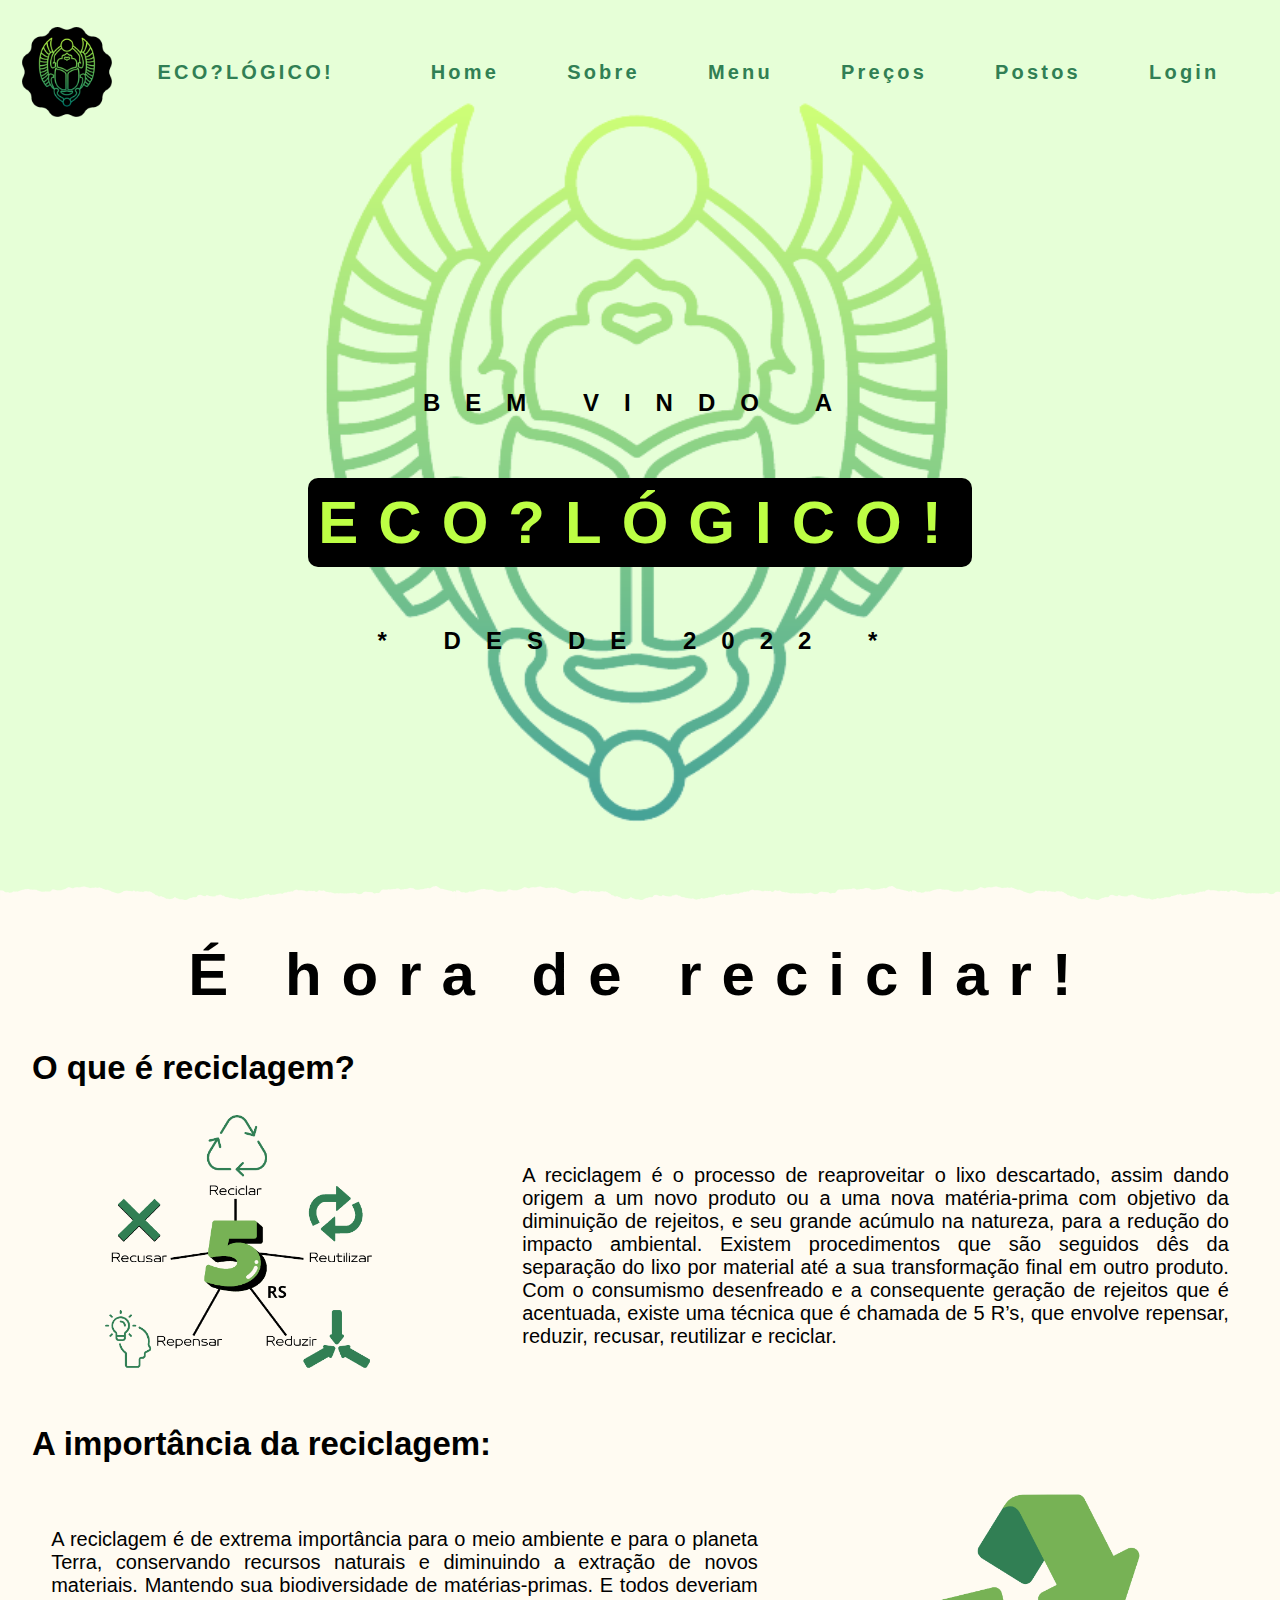
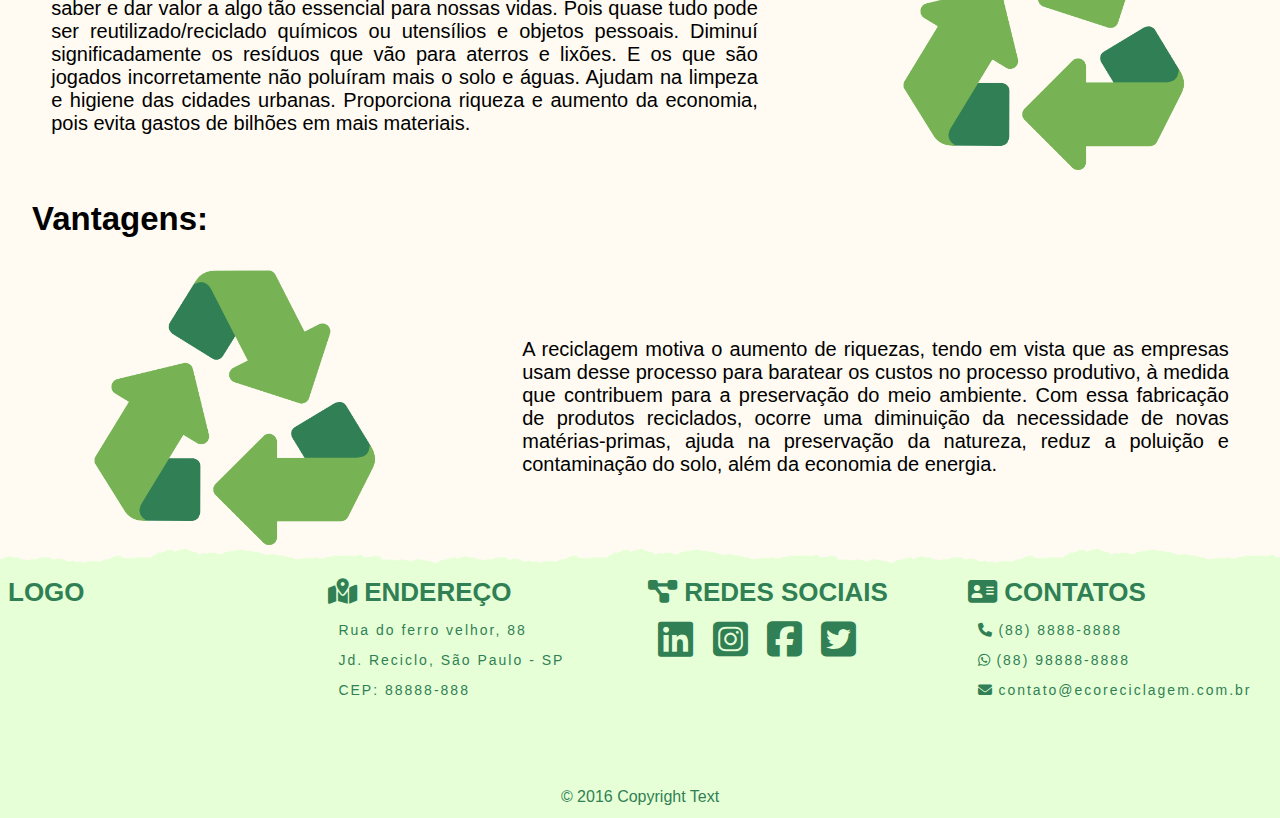
<file: index.html>
<!DOCTYPE html>
<html lang="pt-BR">
<head>
	<meta charset="UTF-8">
	<meta http-equiv="X-UA-Compatible" content="IE=edge">
	<meta name="viewport" content="width=device-width, initial-scale=1.0">
	<title>ECO?LÓGICO!</title>
	<link rel="stylesheet" href="css/style.css">
	
	<!-- Font Awesome -->
    <link href="https://cdnjs.cloudflare.com/ajax/libs/font-awesome/6.2.0/css/all.min.css" rel="stylesheet">
	
</head>
<body>

<!-- INI NAV -->
	<div class="nav-menu-banner-index">
		<div class="menu-banner sob-img-nav">
			<div class="menu-list">
				<div class="logo-link">
					<img class="img-link" src="img/logo.png" alt="Image">
					<a href="#" class="menu-item logo">ECO?LÓGICO!</a>
				</div>
				<div class="menu-link">
					<a href="index.html" class="menu-item home">Home</a>
					<a href="sobre.html" class="menu-item sobre">Sobre</a>
						<div class="menu-item-dropdown menu">
							<a href="#" class="menu-item menu">Menu</a>
							<div class="item-dropdown menu">
								<a href="reciclagem.html" class="drop-item reciclagem">Reciclagem</a>
								<a href="#" class="drop-item metal">Metal</a>
								<a href="#" class="drop-item papel">Papel</a>
								<a href="#" class="drop-item plastico">Plástico</a>
								<a href="#" class="drop-item vidro">Vidro</a>
								<a href="#" class="drop-item organico">Orgânico</a>
								<a href="#" class="drop-item comum">Comum</a>
							</div>
						</div>
					<a href="preco.html" class="menu-item precos">Preços</a>
					<a href="postos.html" class="menu-item postos">Postos</a>
						<div class="menu-item-dropdown login">
							<a href="#" class="menu-item Login">Login</a>
							<div class="item-dropdown login">
								<a href="login.html" class="drop-item acesso">Acesso</a>
								<a href="cadastro.html" class="drop-item cadastro">Cadastro</a>
							</div>
						</div>
				</div>
			</div>
			<div class="txt-banner-index">
				<h2 class="txt-l1">BEM VINDO A</h2>
				<h1 class="txt-l2">ECO?LÓGICO!</h1>
				<h2 class="txt-l3">* DESDE 2022 *</h2>
			</div>
		</div>
		<img class="img-nav" src="img/nav-1.png" alt="Image">
	</div>
<!-- FIM NAV -->

<!-- INI SECTION -->
	<!-- HOME INI -->
	<div class="cont-section home">
		
		<div class="title-sob">
			<h1 class="txt-title reciclagem">É hora de reciclar!</h1>
		</div>

		<div class="cont-grp">
			<div class="sub-title">
				<h2 class="sub-title-txt">O que é reciclagem?</h2>
			</div>
			<div class="cont-grp-img-txt">
				<div class="cont-img">
					<img class="img" src="img/5rs.png" alt="Image">
				</div>
				<div class="txt-rec oqr">
					<p>
						A reciclagem é o processo de reaproveitar o lixo descartado, assim dando origem a um novo produto ou a uma nova matéria-prima com objetivo da diminuição de rejeitos, e seu grande acúmulo na natureza, para a redução do impacto ambiental. Existem procedimentos que são seguidos dês da separação do lixo por material até a sua transformação final em outro produto.
						Com o consumismo desenfreado e a consequente geração de rejeitos que é acentuada, existe uma técnica que é chamada de 5 R’s, que envolve repensar, reduzir, recusar, reutilizar e reciclar.
					</p>
				</div>
			</div>
		</div>

		<div class="cont-grp">
			<div class="sub-title">
				<h2 class="sub-title-txt">A importância da reciclagem:</h2>
			</div>
			<div class="cont-grp-img-txt">
				<div class="txt-rec oqr">
					<p>
						A reciclagem é de extrema importância para o meio ambiente e para o planeta Terra, conservando recursos naturais e diminuindo a extração de novos materiais.
						Mantendo sua biodiversidade de matérias-primas. 

						E todos deveriam saber e dar valor a algo tão essencial para nossas vidas.

						Pois quase tudo pode ser reutilizado/reciclado químicos ou utensílios e objetos pessoais.
						Diminuí significadamente os resíduos que vão para aterros e lixões. 
						E os que são jogados incorretamente não poluíram mais o solo e águas.
						Ajudam na limpeza e higiene das cidades urbanas.
						Proporciona riqueza e aumento da economia, pois evita gastos de bilhões em mais materiais.
					</p>
				</div>
				<div class="cont-img">
					<img class="img" src="img/recicla_verde.png" alt="Image">
				</div>
			</div>
		</div>

		<div class="cont-grp">
			<div class="sub-title">
				<h2 class="sub-title-txt">Vantagens:</h2>
			</div>
			<div class="cont-grp-img-txt">
				<div class="cont-img">
					<img class="img" src="img/recicla_verde.png" alt="Image">
				</div>
				<div class="txt-rec oqr">
					<p>
						A reciclagem motiva o aumento de riquezas, tendo em vista que as empresas usam desse processo para baratear os custos no processo produtivo, à medida que contribuem para a preservação do meio ambiente. Com essa fabricação de produtos reciclados, ocorre uma diminuição da necessidade de novas matérias-primas, ajuda na preservação da natureza, reduz a poluição e contaminação do solo, além da economia de energia.
					</p>
				</div>
			</div>
		</div>

	</div>
	<!-- HOME Fim-->
<!-- FIM SECTION -->

<!-- INI FOOTER -->
	<div class="footer-banner">
		<div class ="ftr-bnr-inf sob-img-footer">
			<div class="ftr-inf">
				<div class="list-inf logo">
					<h4 class="inf-title end">logo</h4>
				</div>
				<div class="list-inf end">
					<h4 class="inf-title end">
						<i class="fa-solid fa-map-location-dot"></i>
						endereço
					</h4>
					<div class="inf-txt end">
						<p>Rua do ferro velhor, 88</p>
						<p>Jd. Reciclo, São Paulo - SP</p>
						<p>CEP: 88888-888</p>
					</div>
				</div>
				<div class="list-inf red">
					<h4 class="inf-title red">
						<i class="fa-solid fa-diagram-project"></i>
						redes sociais
					</h4>
					<div class="inf-txt red">
						<a href="index.html" class="link-red lkd"><i class="fa-brands fa-linkedin inf-ico"></i></a>
						<a href="index.html" class="link-red itg"><i class="fa-brands fa-square-instagram inf-ico"></i></a>
						<a href="index.html" class="link-red fcb"><i class="fa-brands fa-square-facebook inf-ico"></i></a>
						<a href="index.html" class="link-red twt"><i class="fa-brands fa-square-twitter inf-ico"></i></a>
					</div>
				</div>
				<div class="list-inf con">
					<h4 class="inf-title con">
						<i class="fa-solid fa-address-card"></i>
						contatos
					</h4>
					<div class="inf-txt con">
						<p class="con-txt"><i class="fa-solid fa-phone inf-ico"></i>(88) 8888-8888</p>
						<p class="con-txt"><i class="fa-brands fa-whatsapp inf-ico"></i>(88) 98888-8888</p>
						<p class="con-txt"><i class="fa-solid fa-envelope inf-ico"></i>contato@ecoreciclagem.com.br</p>
					</div>
				</div>
			</div>
			<div class="footer-corp">
				<p class="corp-txt">© 2016 Copyright Text </p>
			</div>
		</div>
	</div>
<!-- FIM FOOTER -->

</body>
</html>
</file>
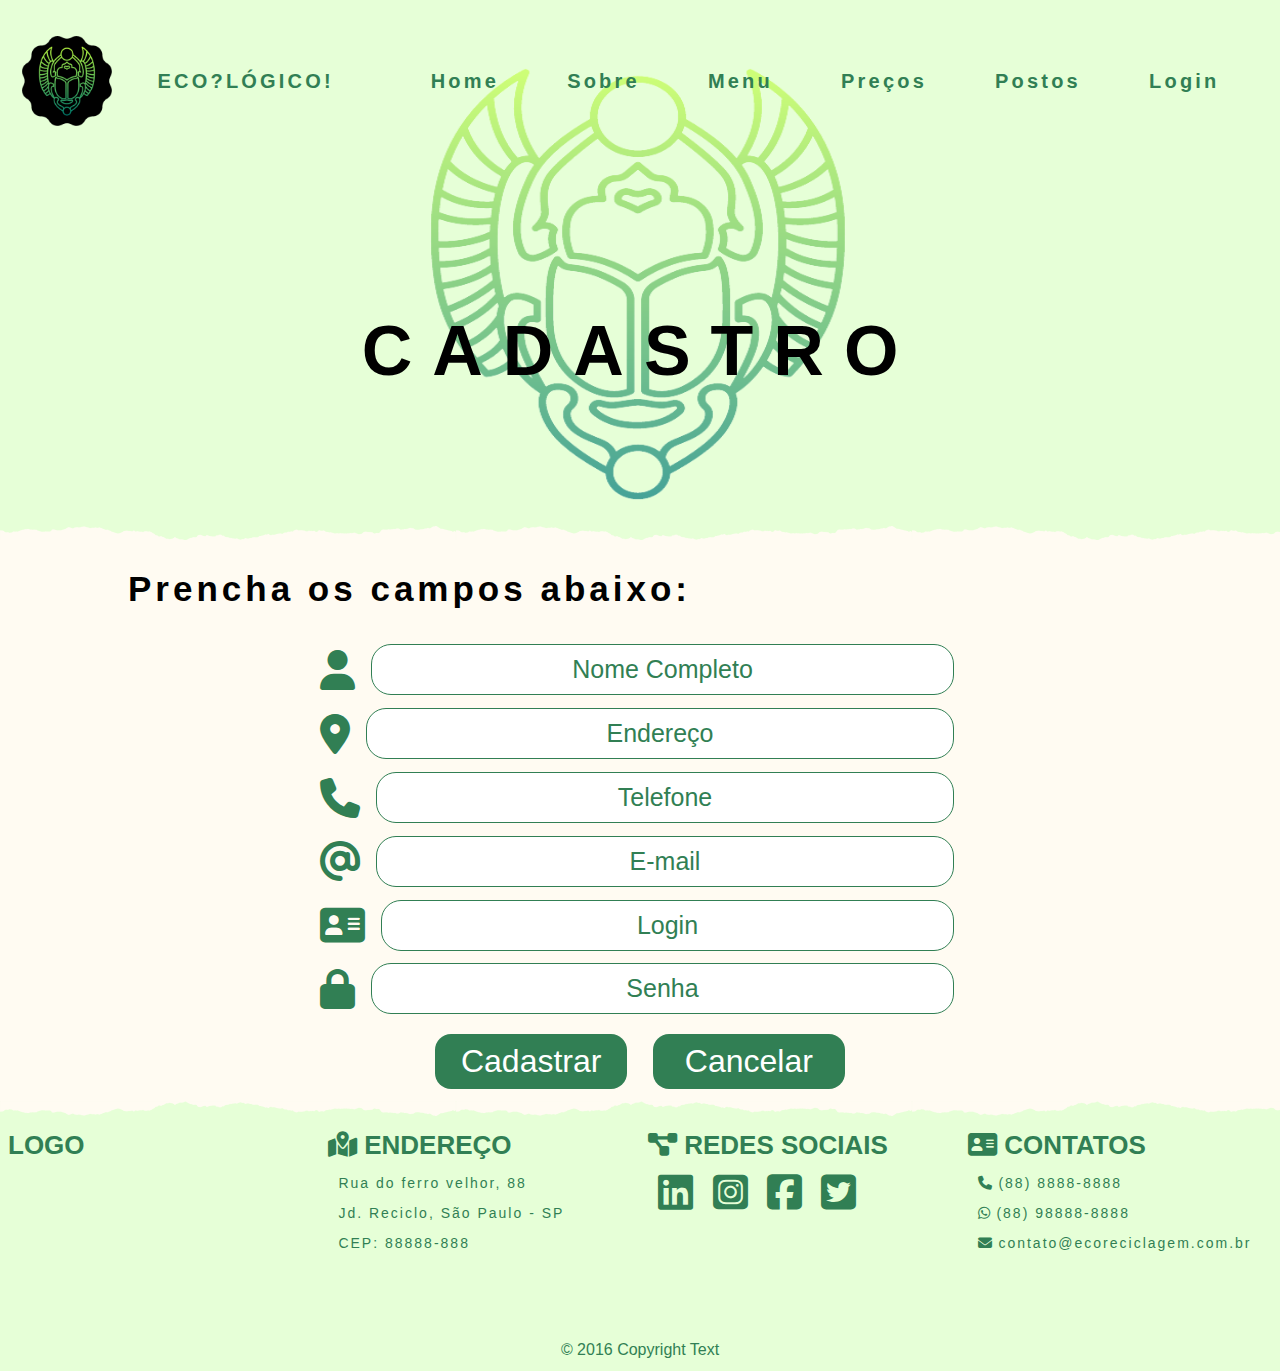
<file: cadastro.html>
<!DOCTYPE html>
<html lang="pt-BR">
<head>
	<meta charset="UTF-8">
	<meta http-equiv="X-UA-Compatible" content="IE=edge">
	<meta name="viewport" content="width=device-width, initial-scale=1.0">
	<title>Eco Reciclagem</title>
	<link rel="stylesheet" href="css/cadastro.css">
	
	<!-- Font Awesome -->
    <link href="https://cdnjs.cloudflare.com/ajax/libs/font-awesome/6.2.0/css/all.min.css" rel="stylesheet">
	
</head>
<body>

<!-- INI NAV -->
	<div class="nav-menu-banner-index">
		<div class="menu-banner sob-img-nav">
			<div class="menu-list">
				<div class="logo-link">
					<img class="img-link" src="img/logo.png" alt="Image">
					<a href="#" class="menu-item logo">ECO?LÓGICO!</a>
				</div>
				<div class="menu-link">
					<a href="index.html" class="menu-item home">Home</a>
					<a href="sobre.html" class="menu-item sobre">Sobre</a>
						<div class="menu-item-dropdown menu">
							<a href="#" class="menu-item menu">Menu</a>
							<div class="item-dropdown menu">
								<a href="reciclagem.html" class="drop-item reciclagem">Reciclagem</a>
								<a href="reciclagem.html#rec-metal" class="drop-item metal">Metal</a>
								<a href="reciclagem.html#rec-papel" class="drop-item papel">Papel</a>
								<a href="reciclagem.html#rec-plastico" class="drop-item plastico">Plástico</a>
								<a href="reciclagem.html#rec-vidro" class="drop-item vidro">Vidro</a>
								<a href="reciclagem.html#rec-organico" class="drop-item organico">Orgânico</a>
								<a href="reciclagem.html#rec-comun" class="drop-item comum">Comum</a>
							</div>
						</div>
					<a href="preco.html" class="menu-item precos">Preços</a>
					<a href="postos.html" class="menu-item postos">Postos</a>
						<div class="menu-item-dropdown login">
							<a href="#" class="menu-item Login">Login</a>
							<div class="item-dropdown login">
								<a href="login.html" class="drop-item acesso">Acesso</a>
								<a href="cadastro.html" class="drop-item cadastro">Cadastro</a>
							</div>
						</div>
				</div>
			</div>
			<div class="txt-banner-index">
				<h1 class="txt-l2">CADASTRO</h1>
			</div>
		</div>
		<img class="img-nav" src="img/nav-1.png" alt="Image">
	</div>
<!-- FIM NAV -->

<!-- INI SECTION -->
	<!-- CADASTRO INI -->
	<div class="cont-section cad">
		<div class="frm-cad cad">
			<h2 class="frm-txt cad">Prencha os campos abaixo:</h2>
			<div class="frm-fields-cad cad">
				<div class="fild-ico-txt cad">
					<i class="fa-solid fa-user inf-ico-cad usr"></i>
					<input class="fld-txt name" type="text" name="input" value="Nome Completo" onfocus="this.value='';">
				</div>
				<div class="fild-ico-txt end">
					<i class="fa-solid fa-location-dot inf-ico-cad end"></i>
					<input class="fld-txt end" type="text" name="input" value="Endereço" onfocus="this.value='';">
                </div>
				<div class="fild-ico-txt tel">
					<i class="fa-solid fa-phone inf-ico-cad tel"></i>
					<input class="fld-txt tel" type="text" name="input" value="Telefone" onfocus="this.value='';">
                </div>
				<div class="fild-ico-txt mail">				
					<i class="fa-solid fa-at inf-ico-cad mail"></i>
					<input class="fld-txt mail" type="text" name="input" value="E-mail" onfocus="this.value='';">
                </div>
				<div class="fild-ico-txt lgn">
					<i class="fa-solid fa-address-card inf-ico-cad lgn"></i>
					<input class="fld-txt lgn" type="text" name="input" value="Login" onfocus="this.value='';">
                </div>
				<div class="fild-ico-txt pwd">	
					<i class="fa-solid fa-lock inf-ico-cad pwd"></i>
					<input class="fld-txt pwd" type="text" name="input" value="Senha" onfocus="this.value=''; this.type='password';">
				</div>
			</div>
				<div class="frm-btn acesso">
					<input class="btn cdt" type="button" onclick="location.href='#';" value="Cadastrar">
					<input class="btn ccl" type="button" onclick="location.href='index.html';" value="Cancelar">
				</div>
		</div>
	</div>
	<!-- CADASTRO Fim-->
<!-- FIM SECTION -->

<!-- INI FOOTER -->
	<div class="footer-banner">
		<div class ="ftr-bnr-inf sob-img-footer">
			<div class="ftr-inf">
				<div class="list-inf logo">
					<h4 class="inf-title end">logo</h4>
				</div>
				<div class="list-inf end">
					<h4 class="inf-title end">
						<i class="fa-solid fa-map-location-dot"></i>
						endereço
					</h4>
					<div class="inf-txt end">
						<p>Rua do ferro velhor, 88</p>
						<p>Jd. Reciclo, São Paulo - SP</p>
						<p>CEP: 88888-888</p>
					</div>
				</div>
				<div class="list-inf red">
					<h4 class="inf-title red">
						<i class="fa-solid fa-diagram-project"></i>
						redes sociais
					</h4>
					<div class="inf-txt red">
						<a href="index.html" class="link-red lkd"><i class="fa-brands fa-linkedin inf-ico"></i></a>
						<a href="index.html" class="link-red itg"><i class="fa-brands fa-square-instagram inf-ico"></i></a>
						<a href="index.html" class="link-red fcb"><i class="fa-brands fa-square-facebook inf-ico"></i></a>
						<a href="index.html" class="link-red twt"><i class="fa-brands fa-square-twitter inf-ico"></i></a>
					</div>
				</div>
				<div class="list-inf con">
					<h4 class="inf-title con">
						<i class="fa-solid fa-address-card"></i>
						contatos
					</h4>
					<div class="inf-txt con">
						<p class="con-txt"><i class="fa-solid fa-phone inf-ico"></i>(88) 8888-8888</p>
						<p class="con-txt"><i class="fa-brands fa-whatsapp inf-ico"></i>(88) 98888-8888</p>
						<p class="con-txt"><i class="fa-solid fa-envelope inf-ico"></i>contato@ecoreciclagem.com.br</p>
					</div>
				</div>
			</div>
			<div class="footer-corp">
				<p class="corp-txt">© 2016 Copyright Text </p>
			</div>
		</div>
	</div>
<!-- FIM FOOTER -->

</body>
</html>
</file>
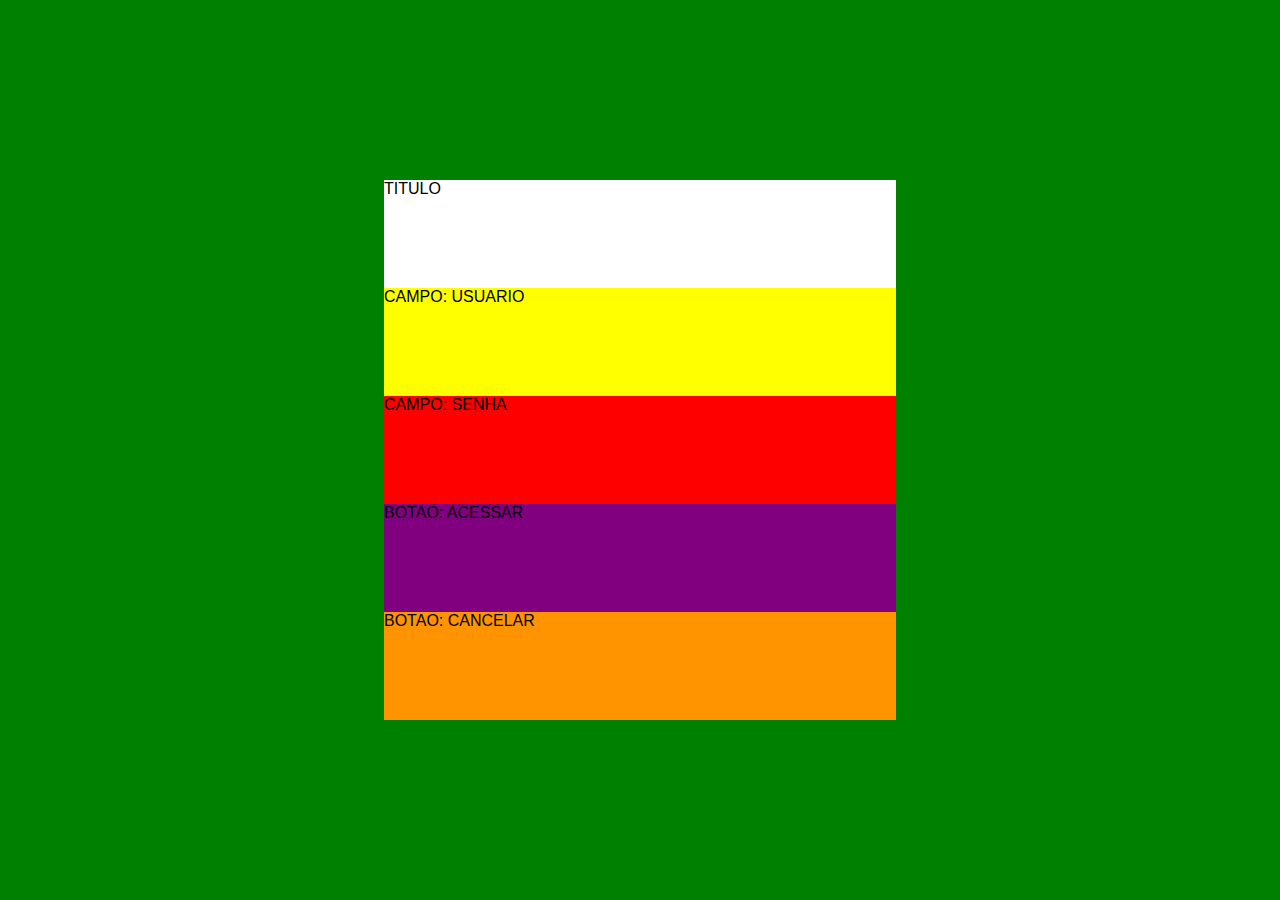
<file: layout_login.html>
<!DOCTYPE html>
<html lang="pt-BR">
<head>
	<meta charset="UTF-8">
	<meta http-equiv="X-UA-Compatible" content="IE=edge">
	<meta name="viewport" content="width=device-width, initial-scale=1.0">
	<title>Eco Reciclagem</title>
	<link rel="stylesheet" href="css/layout_login.css">
	
	<!-- Font Awesome -->
    <link href="https://cdnjs.cloudflare.com/ajax/libs/font-awesome/6.2.0/css/all.min.css" rel="stylesheet">
	
</head>
<body>
<!-- INI FORM -->
	<div class="login">
		<div class="frm-login">
			<div class="frm-title">
				TITULO
			</div>
			<div class="frm-fld acesso">
				<div class="fld-usu">
					CAMPO: USUARIO
				</div>
				<div class="fld-pwd">
					CAMPO: SENHA
				</div>
			</div>
			<div class="frm-btn acesso">
				<div class="btn-cfm">
					BOTAO: ACESSAR
				</div>
				<div class="btn-ccl">
					BOTAO: CANCELAR
				</div>
			</div>
		</div>
		<img class="img-login" src="img/login-1.png" alt="Image">
	</div>
<!-- FIM FORM -->
</body>
</html>
</file>
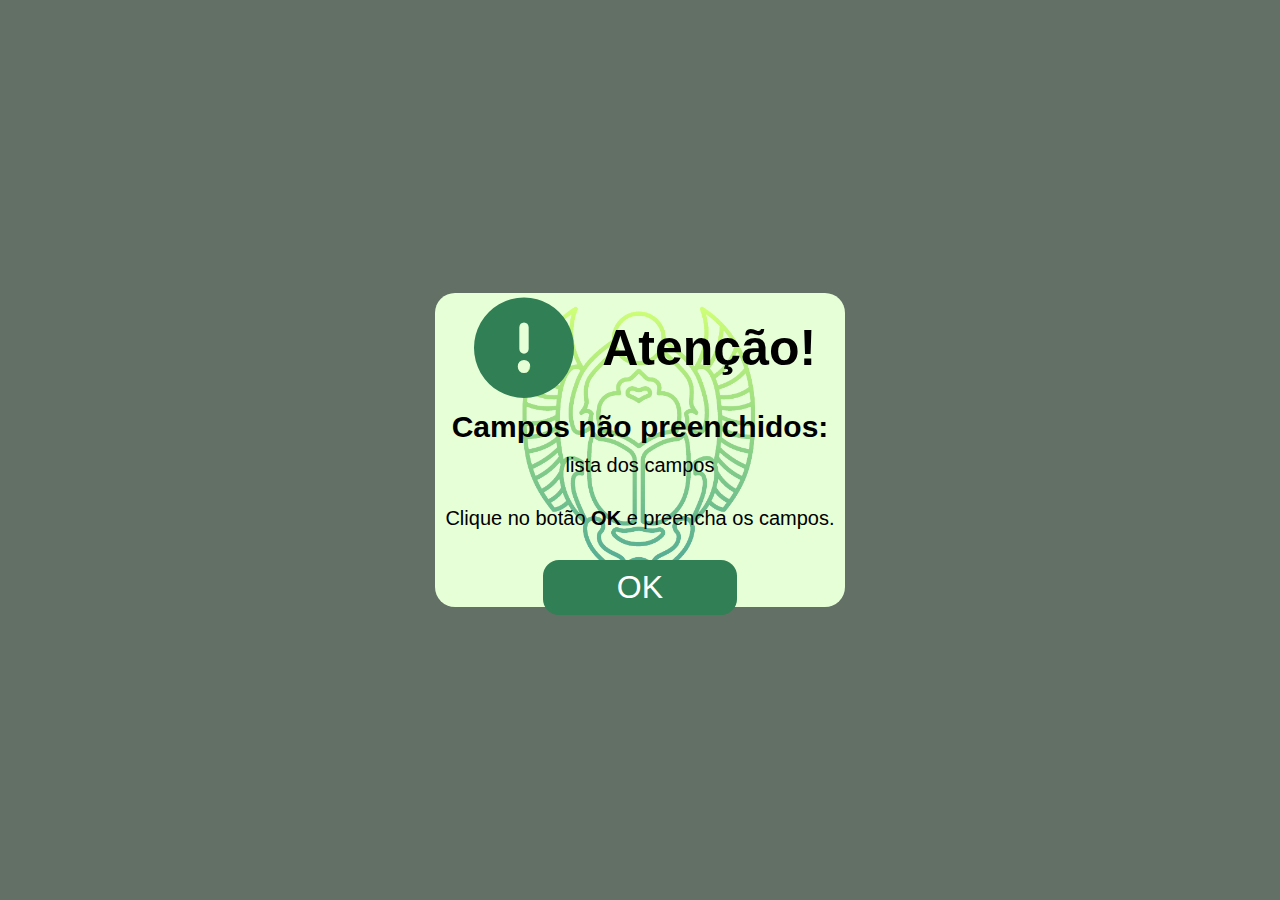
<file: mdl_alert.html>
<!DOCTYPE html>
<html lang="pt-BR">
<head>
	<meta charset="UTF-8">
	<meta http-equiv="X-UA-Compatible" content="IE=edge">
	<meta name="viewport" content="width=device-width, initial-scale=1.0">
	<title>Eco Reciclagem</title>
	<link rel="stylesheet" href="css/mdl_alert.css">
	
	<!-- Font Awesome -->
    <link href="https://cdnjs.cloudflare.com/ajax/libs/font-awesome/6.2.0/css/all.min.css" rel="stylesheet">
	
</head>
<body>
<!-- ALERT INI-->
<div class="alert-body">
	<div class="alert-grp">
		<div class="alert-ico-ttl-txt">
			<div class="alert-ico-txt">
				<div class="alert-ttl-grp">
					<i class="fa-solid fa-circle-exclamation alert-ttl-ico"></i>
					<h1 class="alert-ttl-txt">Atenção!</h1>
				</div>
				<div class="alert-txt-grp">
					<p class="alert-txt ln1">Campos não preenchidos:</p>
					<p class="alert-txt ln2">lista dos campos</p>
					<p class="alert-txt ln3">Clique no botão <b>OK</b> e preencha os campos.</p>
				</div>
			</div>
			<div class="alert-btn-grp">
				<button class="alert-btn ok" type="button" onclick="">OK</button>
			</div>
		</div>
		<img class="alert-img" src="img/alert-1.png" alt="Image">
	</div>
</div>
<!-- ALERT FIM-->
</body>
</html>
</file>
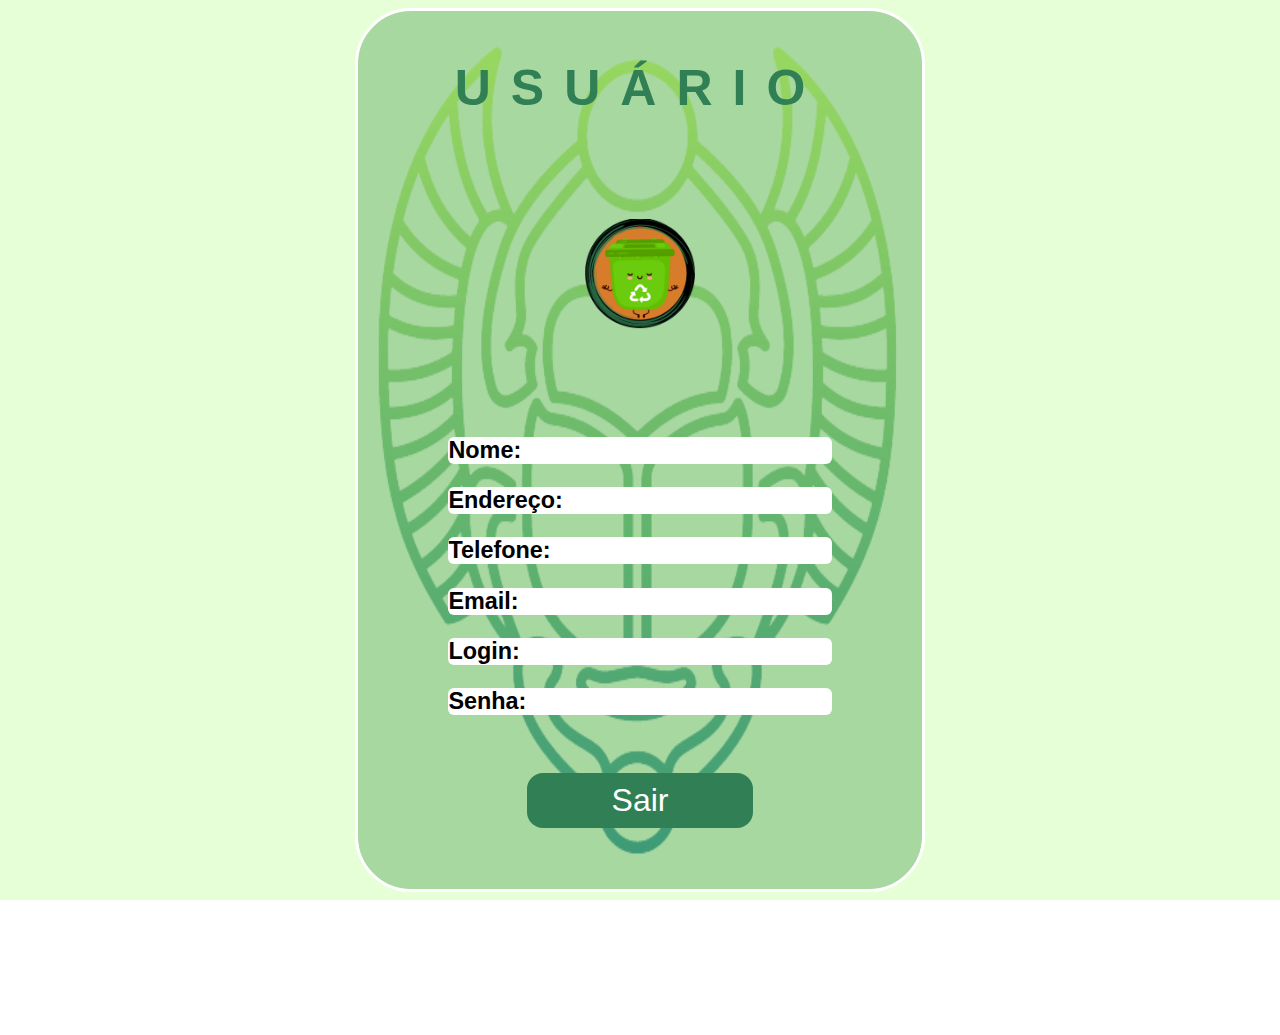
<file: membro.html>
<!DOCTYPE html>
<html>
<head>
	<meta charset="UTF-8">
	<title>Eco?Lógico!</title>
	<link rel="stylesheet" href="css/membro.css">
	
	<!-- Font Awesome -->
    <link href="https://cdnjs.cloudflare.com/ajax/libs/font-awesome/6.2.0/css/all.min.css" rel="stylesheet">
	
</head>
<body>
<!-- INI BACKGROUND -->
	<div class="membro">
		<img class="img-login" src="img/login-1.png" alt="Image">
		<div class="frm-bgd sob-img-up sob-img-down">

			<div class="frm-login">
				<div class="frm-title">
					<h1 class="txt-title">USUÁRIO</h1>
				</div>
				<div class="frm-fld acesso">
						<img class="img-user" src="img/ico_user2.png" alt="Image">
				</div>
				<div class="txt-grp">
					<div class="txt-type">
						<h3 class="name">Nome:</h3>
					</div>
					<div class="txt-type">
						<h3 class="endereco">Endereço:</h3>
					</div>
					<div class="txt-type">
						<h3 class="telefone">Telefone:</h3>
					</div>
					<div class="txt-type">
						<h3 class="email">Email:</h3>
					</div>
					<div class="txt-type">
						<h3 class="login">Login:</h3>
					</div>
					<div class="txt-type">
						<h3 class="senha">Senha:</h3>
					</div>
				</div>
				<div class="frm-btn acesso">
					<input class="btn ccl" type="button" onclick="location.href='index.html';" value="Sair">
				</div>
			</div>
		</div>
	</div>
	</div>
</body>
</html>
</file>
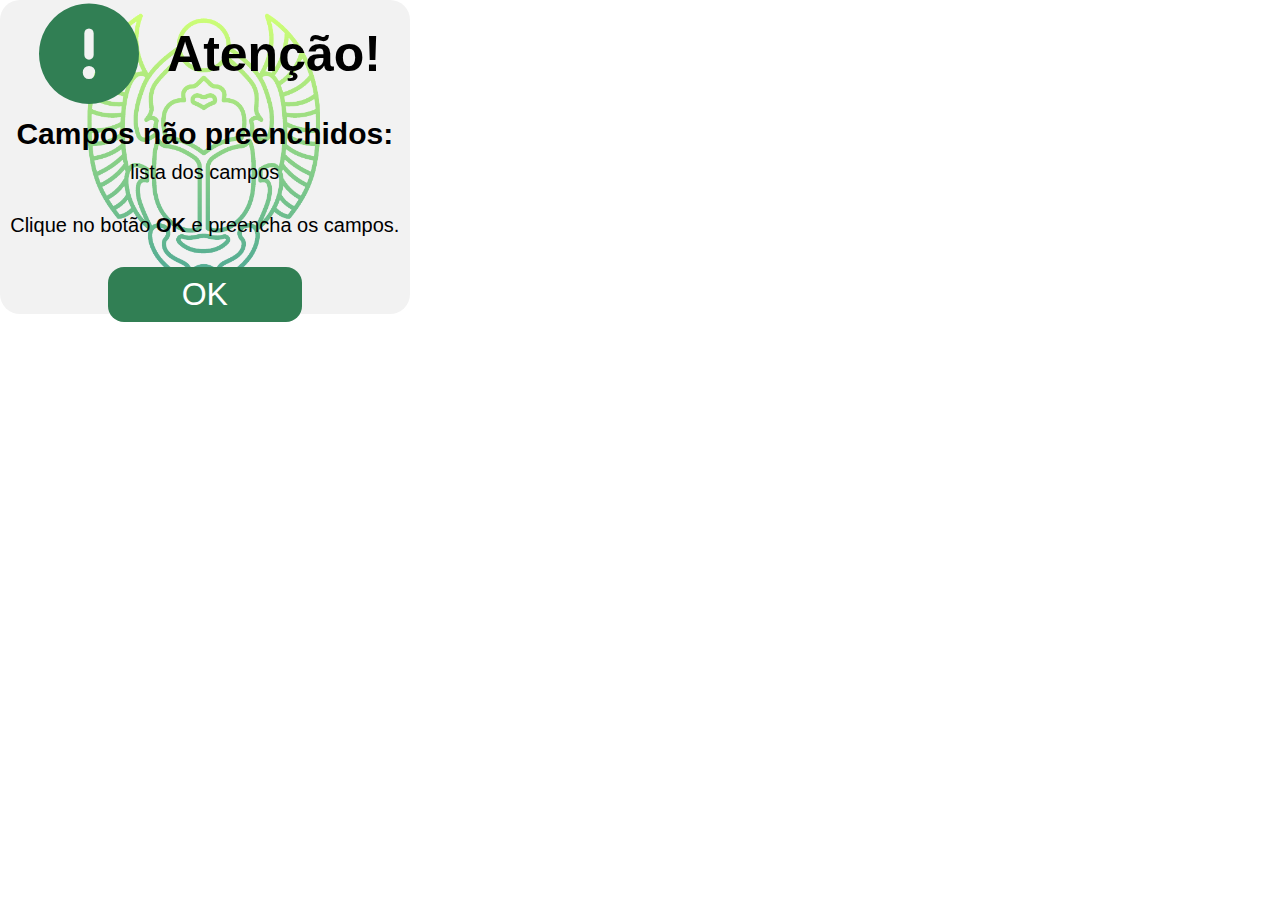
<file: popup.html>
<!DOCTYPE html>
<html lang="pt-BR">
<head>
	<meta charset="UTF-8">
	<meta http-equiv="X-UA-Compatible" content="IE=edge">
	<meta name="viewport" content="width=device-width, initial-scale=1.0">
	<title>Eco Reciclagem</title>
	<link rel="stylesheet" href="css/popup.css">
	
	<!-- Font Awesome -->
    <link href="https://cdnjs.cloudflare.com/ajax/libs/font-awesome/6.2.0/css/all.min.css" rel="stylesheet">
	
</head>
<body>
<!-- POPUP ALERT CADASTRASTRO INI-->
	<div class="alert-cad">
		<div class="alert-grp">
			<div class="alert-ico-txt">
				<div class="alert-ttl-grp">
					<i class="fa-solid fa-circle-exclamation alert-ttl-ico"></i>
					<h1 class="alert-ttl-txt">Atenção!</h1>
				</div>
				<div class="alert-txt-grp">
					<p class="alert-txt ln1">Campos não preenchidos:</p>
					<p class="alert-txt ln2">lista dos campos</p>
					<p class="alert-txt ln3">Clique no botão <b>OK</b> e preencha os campos.</p>
				</div>
			</div>
			<div class="alert-btn-grp">
				<button class="alert-btn ok" type="button" onclick="">OK</button>
			</div>
		</div>
		<img class="alert-img" src="img/alert-1.png" alt="Image">
	</div>
<!-- POPUP ALERT CADASTRASTRO FIM-->
</body>
</html>
</file>
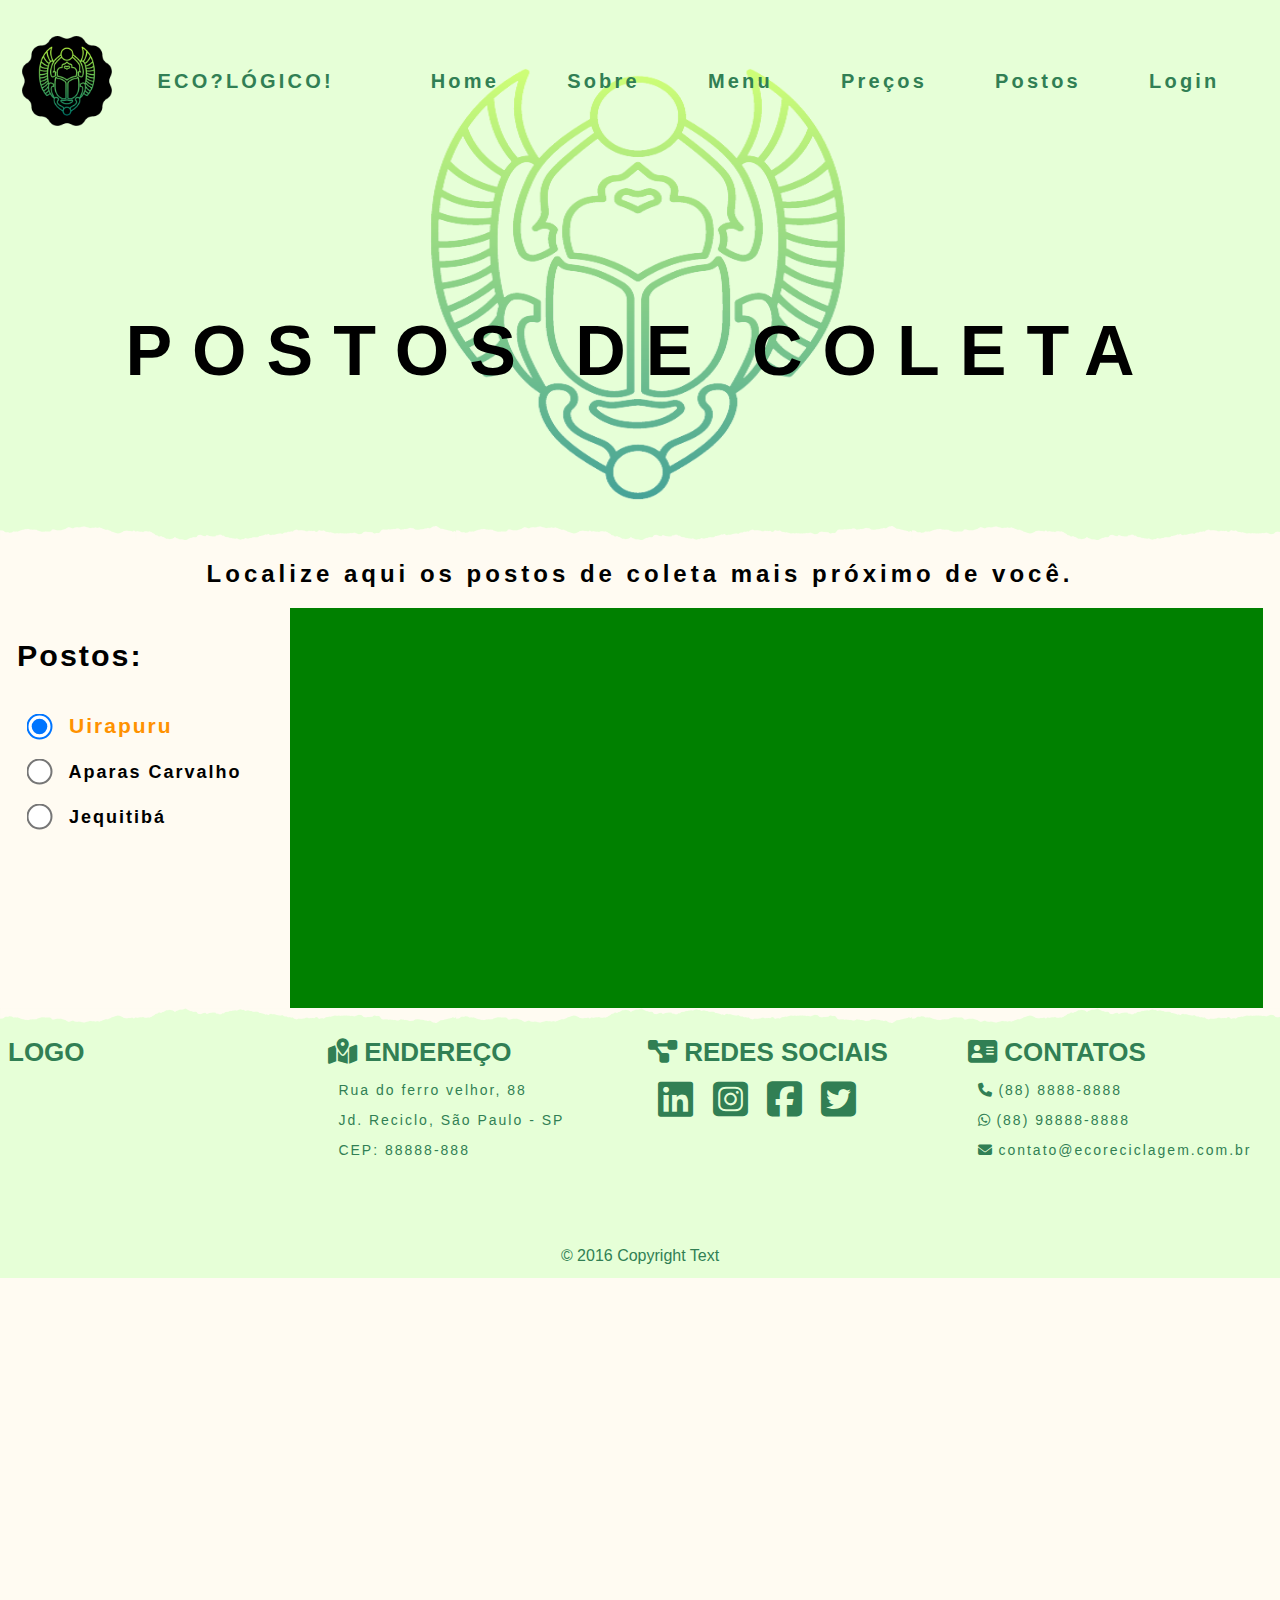
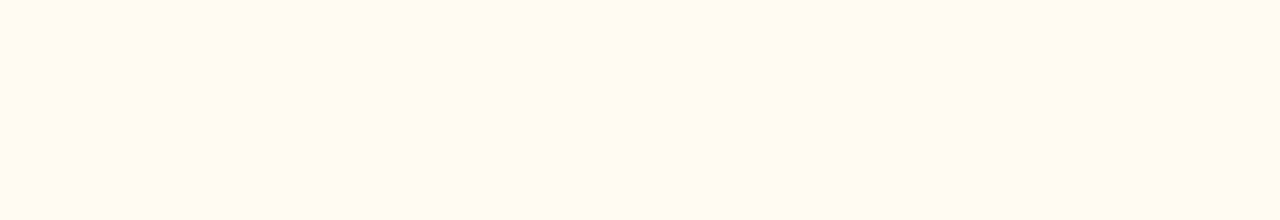
<file: postos.html>
<!DOCTYPE html>
<html lang="pt-BR">
<head>
	<meta charset="UTF-8">
	<meta http-equiv="X-UA-Compatible" content="IE=edge">
	<meta name="viewport" content="width=device-width, initial-scale=1.0">
	<title>Eco Reciclagem</title>
	<link rel="stylesheet" href="css/postos.css">
	<script type="text/javascript" src="js/script.js"></script>
	<!-- Font Awesome -->
    <link rel="stylesheet" href="https://cdnjs.cloudflare.com/ajax/libs/font-awesome/6.2.0/css/all.min.css">

    <!-- SITE OBTER SCRIPT GOOGLEMAP: https://1map.com/pt/map-embed -->
	
</head>
<body>

<!-- INI NAV -->
	<div class="nav-menu-banner-index">
		<div class="menu-banner sob-img-nav">
			<div class="menu-list">
				<div class="logo-link">
					<img class="img-link" src="img/logo.png" alt="Image">
					<a href="#" class="menu-item logo">ECO?LÓGICO!</a>
				</div>
				<div class="menu-link">
					<a href="index.html" class="menu-item home">Home</a>
					<a href="sobre.html" class="menu-item sobre">Sobre</a>
						<div class="menu-item-dropdown menu">
							<a href="#" class="menu-item menu">Menu</a>
							<div class="item-dropdown menu">
								<a href="reciclagem.html" class="drop-item reciclagem">Reciclagem</a>
								<a href="reciclagem.html#rec-metal" class="drop-item metal">Metal</a>
								<a href="reciclagem.html#rec-papel" class="drop-item papel">Papel</a>
								<a href="reciclagem.html#rec-plastico" class="drop-item plastico">Plástico</a>
								<a href="reciclagem.html#rec-vidro" class="drop-item vidro">Vidro</a>
								<a href="reciclagem.html#rec-organico" class="drop-item organico">Orgânico</a>
								<a href="reciclagem.html#rec-comun" class="drop-item comum">Comum</a>
							</div>
						</div>
					<a href="preco.html" class="menu-item precos">Preços</a>
					<a href="postos.html" class="menu-item postos">Postos</a>
						<div class="menu-item-dropdown login">
							<a href="#" class="menu-item Login">Login</a>
							<div class="item-dropdown login">
								<a href="login.html" class="drop-item acesso">Acesso</a>
								<a href="cadastro.html" class="drop-item cadastro">Cadastro</a>
							</div>
						</div>
				</div>
			</div>
			<div class="txt-banner-index">
				<h1 class="txt-l2">POSTOS DE COLETA</h1>
			</div>
		</div>
		<img class="img-nav" src="img/nav-1.png" alt="Image">
	</div>
<!-- FIM NAV -->

<!-- INI SECTION -->
	<!-- POSTOS INI -->
	<div class="cont-section pst">
		<div class="pst-title">
			<h2>Localize aqui os postos de coleta mais próximo de você.</h2>
		</div>

		<div class="pst-lst-map">
			<div class="lst-pst">
				<div class="lst-title">
					<h3>Postos:</h3>
				</div>
				<div class="lst-txt-pst">
					<input type="radio" name="opcao" class="lst-cb uir" id="uir" onchange="mostraMap('mp-uir')" checked>
      				<label for="uir" class="list-lbl uir">Uirapuru</label><br>

					<input type="radio" name="opcao" class="lst-cb apa" id="apa" onchange="mostraMap('mp-apa')">
      				<label for="apa" class="list-lbl apa">Aparas Carvalho</label><br>

      				<input type="radio" name="opcao" class="lst-cb jeq" id="jeq" onchange="mostraMap('mp-jeq')">
      				<label for="jeq" class="list-lbl jeq">Jequitibá</label><br>
				</div>
			</div>
			<div class="pst-map">
			<!--Uirapuru-->
				<iframe class="map-pst uir" id="mp-uir" src="https://www.google.com/maps/embed?pb=!1m18!1m12!1m3!1d3656.0937503141317!2d-46.792660685041966!3d-23.600970484663172!2m3!1f0!2f0!3f0!3m2!1i1024!2i768!4f13.1!3m3!1m2!1s0x94ce5501c461b287%3A0x1421a9f458550015!2sETEC%20Uirapuru!5e0!3m2!1spt-BR!2sbr!4v1664132490074!5m2!1spt-BR!2sbr" width="100%" height="100%" style="border:0;" allowfullscreen="" loading="lazy" referrerpolicy="no-referrer-when-downgrade"></iframe>

			<!--Aparas Carvalho<-->
				<iframe class="map-pst apa" id="mp-apa" src="https://www.google.com/maps/embed?pb=!1m18!1m12!1m3!1d3257.3586864224285!2d-46.798710549015226!3d-23.59495089963053!2m3!1f0!2f0!3f0!3m2!1i1024!2i768!4f13.1!3m3!1m2!1s0x94ce55055ee1b485%3A0xf46d9f560250ca0f!2sAparas%20Carvalho!5e0!3m2!1spt-BR!2sbr!4v1664134088206!5m2!1spt-BR!2sbr" width="100%" height="100%" style="border:0;" allowfullscreen="" loading="lazy" referrerpolicy="no-referrer-when-downgrade"></iframe>

			<!--Jequitibá-->
				<iframe class="map-pst jeq"  id="mp-jeq" src="https://www.google.com/maps/embed?pb=!1m18!1m12!1m3!1d3257.0898259917985!2d-46.812855639372586!3d-23.605775777061893!2m3!1f0!2f0!3f0!3m2!1i1024!2i768!4f13.1!3m3!1m2!1s0x94ce552590de2013%3A0x8d8bda490ff06acc!2sParque%20Jequitib%C3%A1!5e0!3m2!1spt-BR!2sbr!4v1664133096619!5m2!1spt-BR!2sbr" width="100%" height="100%" style="border:0;" allowfullscreen="" loading="lazy" referrerpolicy="no-referrer-when-downgrade"></iframe>

			</div>
		</div>
	</div>
	<!-- POSTOS Fim-->
<!-- FIM SECTION -->

<!-- INI FOOTER -->
	<div class="footer-banner">
		<div class ="ftr-bnr-inf sob-img-footer">
			<div class="ftr-inf">
				<div class="list-inf logo">
					<h4 class="inf-title end">logo</h4>
				</div>
				<div class="list-inf end">
					<h4 class="inf-title end">
						<i class="fa-solid fa-map-location-dot"></i>
						endereço
					</h4>
					<div class="inf-txt end">
						<p>Rua do ferro velhor, 88</p>
						<p>Jd. Reciclo, São Paulo - SP</p>
						<p>CEP: 88888-888</p>
					</div>
				</div>
				<div class="list-inf red">
					<h4 class="inf-title red">
						<i class="fa-solid fa-diagram-project"></i>
						redes sociais
					</h4>
					<div class="inf-txt red">
						<a href="index.html" class="link-red lkd"><i class="fa-brands fa-linkedin inf-ico"></i></a>
						<a href="index.html" class="link-red itg"><i class="fa-brands fa-square-instagram inf-ico"></i></a>
						<a href="index.html" class="link-red fcb"><i class="fa-brands fa-square-facebook inf-ico"></i></a>
						<a href="index.html" class="link-red twt"><i class="fa-brands fa-square-twitter inf-ico"></i></a>
					</div>
				</div>
				<div class="list-inf con">
					<h4 class="inf-title con">
						<i class="fa-solid fa-address-card"></i>
						contatos
					</h4>
					<div class="inf-txt con">
						<p class="con-txt"><i class="fa-solid fa-phone inf-ico"></i>(88) 8888-8888</p>
						<p class="con-txt"><i class="fa-brands fa-whatsapp inf-ico"></i>(88) 98888-8888</p>
						<p class="con-txt"><i class="fa-solid fa-envelope inf-ico"></i>contato@ecoreciclagem.com.br</p>
					</div>
				</div>
			</div>
			<div class="footer-corp">
				<p class="corp-txt">© 2016 Copyright Text </p>
			</div>
		</div>
	</div>
<!-- FIM FOOTER -->
</body>
</html>
</file>
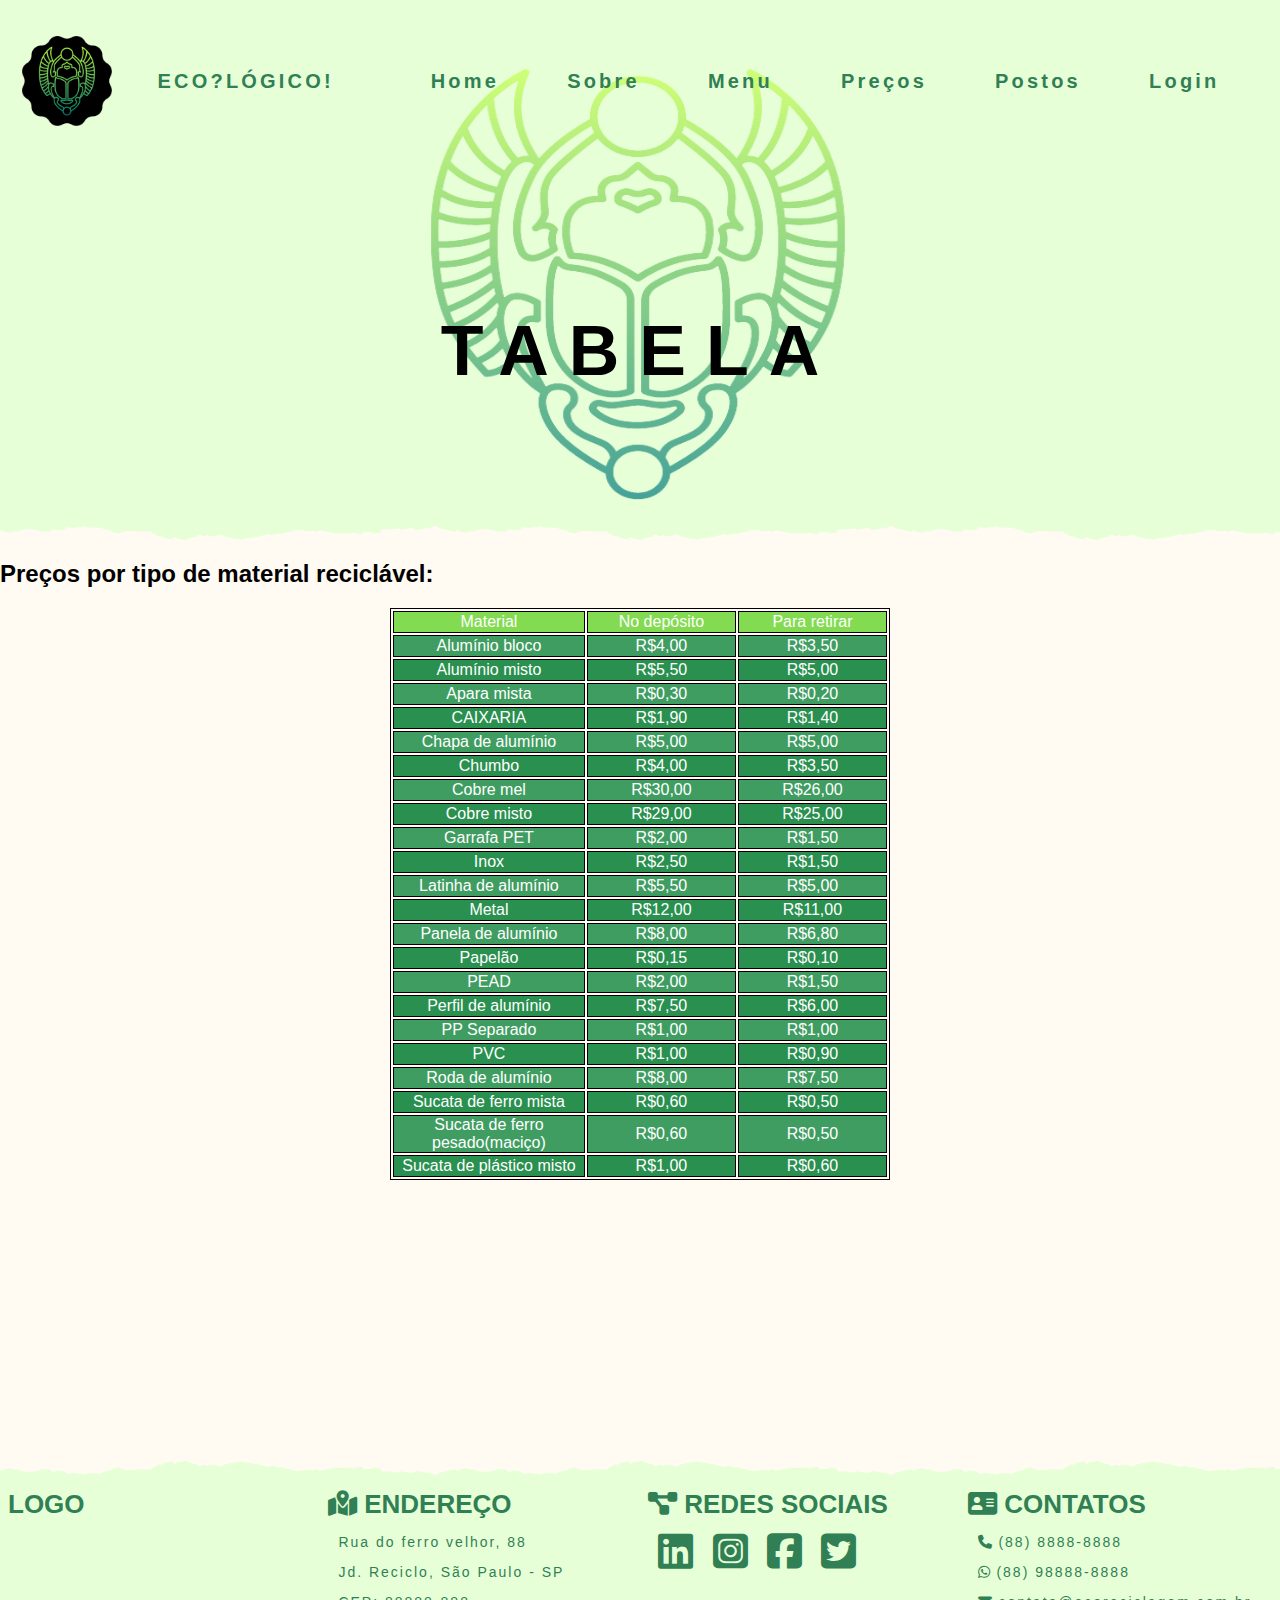
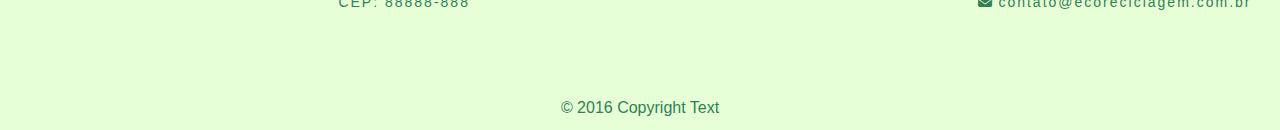
<file: preco.html>
<!DOCTYPE html>
<html lang="pt-BR">
<head>
	<meta charset="UTF-8">
	<meta http-equiv="X-UA-Compatible" content="IE=edge">
	<meta name="viewport" content="width=device-width, initial-scale=1.0">
	<title>Eco Reciclagem</title>
	<link rel="stylesheet" href="css/preco.css">
	
	<!-- Font Awesome -->
    <link href="https://cdnjs.cloudflare.com/ajax/libs/font-awesome/6.2.0/css/all.min.css" rel="stylesheet">
	
</head>
<body>

<!-- INI NAV -->
	<div class="nav-menu-banner-index">
		<div class="menu-banner sob-img-nav">
			<div class="menu-list">
				<div class="logo-link">
					<img class="img-link" src="img/logo.png" alt="Image">
					<a href="#" class="menu-item logo">ECO?LÓGICO!</a>
				</div>
				<div class="menu-link">
					<a href="index.html" class="menu-item home">Home</a>
					<a href="sobre.html" class="menu-item sobre">Sobre</a>
						<div class="menu-item-dropdown menu">
							<a href="#" class="menu-item menu">Menu</a>
							<div class="item-dropdown menu">
								<a href="reciclagem.html" class="drop-item reciclagem">Reciclagem</a>
								<a href="reciclagem.html#rec-metal" class="drop-item metal">Metal</a>
								<a href="reciclagem.html#rec-papel" class="drop-item papel">Papel</a>
								<a href="reciclagem.html#rec-plastico" class="drop-item plastico">Plástico</a>
								<a href="reciclagem.html#rec-vidro" class="drop-item vidro">Vidro</a>
								<a href="reciclagem.html#rec-organico" class="drop-item organico">Orgânico</a>
								<a href="reciclagem.html#rec-comun" class="drop-item comum">Comum</a>
							</div>
						</div>
					<a href="preco.html" class="menu-item precos">Preços</a>
					<a href="postos.html" class="menu-item postos">Postos</a>
						<div class="menu-item-dropdown login">
							<a href="#" class="menu-item Login">Login</a>
							<div class="item-dropdown login">
								<a href="login.html" class="drop-item acesso">Acesso</a>
								<a href="cadastro.html" class="drop-item cadastro">Cadastro</a>
							</div>
						</div>
				</div>
			</div>
			<div class="txt-banner-index">
				<h1 class="txt-l2">TABELA</h1>
			</div>
		</div>
		<img class="img-nav" src="img/nav-1.png" alt="Image">
	</div>
<!-- FIM NAV -->

<!-- INI SECTION -->
	<!-- PRECO INI -->
	<div class="cont-section preco">
		<div class="cont-prc">
			<h2 class="title-txt prc">Preços por tipo de material reciclável:</h2>
					<table border="2" align="center" border-color="black">
					  <thead>
					    <tr>
					      <td bgcolor="#83DB51">Material</td>
					      <td bgcolor="#83DB51">No depósito</td>
					      <td bgcolor="#83DB51">Para retirar</td>
					    </tr>
					  </thead>
					  <tbody>
					    <tr>
					      <td>Alumínio bloco</td>
					      <td>R$4,00</td>
					      <td>R$3,50</td>
					    </tr>
					    <tr>
					      <td>Alumínio misto</td>
					      <td>R$5,50</td>
					      <td>R$5,00</td>
					    </tr>
					    <tr>
					      <td>Apara mista</td>
					      <td>R$0,30</td>
					      <td>R$0,20</td>
					    </tr>
					    <tr>
					      <td>CAIXARIA</td>
					      <td>R$1,90</td>
					      <td>R$1,40</td>
					    </tr>
					    <tr>
					      <td>Chapa de alumínio</td>
					      <td>R$5,00</td>
					      <td>R$5,00</td>
					    </tr>
					    <tr>
					      <td>Chumbo </td>
					      <td>R$4,00</td>
					      <td>R$3,50</td>
					    </tr>
					    <tr>
					      <td>Cobre mel</td>
					      <td>R$30,00</td>
					      <td>R$26,00</td>
					    </tr>
					    <tr>
					      <td>Cobre misto</td>
					      <td>R$29,00</td>
					      <td>R$25,00</td>
					    </tr>
					    <tr>
					      <td>Garrafa PET</td>
					      <td>R$2,00</td>
					      <td>R$1,50</td>
					    </tr>
					    <tr>
					      <td>Inox</td>
					      <td>R$2,50</td>
					      <td>R$1,50</td>
					    </tr>
					    <tr>
					      <td>Latinha de alumínio</td>
					      <td>R$5,50</td>
					      <td>R$5,00</td>
					    </tr>
					    <tr>
					      <td>Metal</td>
					      <td>R$12,00</td>
					      <td>R$11,00</td>
					    </tr>
					    <tr>
					      <td>Panela de alumínio</td>
					      <td>R$8,00</td>
					      <td>R$6,80</td>
					    </tr>
					    <tr>
					      <td>Papelão</td>
					      <td>R$0,15</td>
					      <td>R$0,10</td>
					    </tr>
					    <tr>
					      <td>PEAD</td>
					      <td>R$2,00</td>
					      <td>R$1,50</td>
					    </tr>
					    <tr>
					      <td>Perfil de alumínio</td>
					      <td>R$7,50</td>
					      <td>R$6,00</td>
					    </tr>
					    <tr>
					      <td>PP Separado</td>
					      <td>R$1,00</td>
					      <td>R$1,00</td>
					    </tr>
					    <tr>
					      <td>PVC</td>
					      <td>R$1,00</td>
					      <td>R$0,90</td>
					    </tr>
					    <tr>
					      <td>Roda de alumínio</td>
					      <td>R$8,00</td>
					      <td>R$7,50</td>
					    </tr>
					    <tr>
					      <td>Sucata de ferro mista</td>
					      <td>R$0,60</td>
					      <td>R$0,50</td>
					    </tr>
					    <tr>
					      <td>Sucata de ferro pesado(maciço)</td>
					      <td>R$0,60</td>
					      <td>R$0,50</td>
					    </tr>
					    <tr>
					      <td>Sucata de plástico misto</td>
					      <td>R$1,00</td>
					      <td>R$0,60</td>
					    </tr>
					  </tbody>
					</table>
				</div>
				</div>
			</div>
		</div>
	</div>
	<!-- PRECO Fim-->
<!-- FIM SECTION -->

<!-- INI FOOTER -->
	<div class="footer-banner">
		<div class ="ftr-bnr-inf sob-img-footer">
			<div class="ftr-inf">
				<div class="list-inf logo">
					<h4 class="inf-title end">logo</h4>
				</div>
				<div class="list-inf end">
					<h4 class="inf-title end">
						<i class="fa-solid fa-map-location-dot"></i>
						endereço
					</h4>
					<div class="inf-txt end">
						<p>Rua do ferro velhor, 88</p>
						<p>Jd. Reciclo, São Paulo - SP</p>
						<p>CEP: 88888-888</p>
					</div>
				</div>
				<div class="list-inf red">
					<h4 class="inf-title red">
						<i class="fa-solid fa-diagram-project"></i>
						redes sociais
					</h4>
					<div class="inf-txt red">
						<a href="index.html" class="link-red lkd"><i class="fa-brands fa-linkedin inf-ico"></i></a>
						<a href="index.html" class="link-red itg"><i class="fa-brands fa-square-instagram inf-ico"></i></a>
						<a href="index.html" class="link-red fcb"><i class="fa-brands fa-square-facebook inf-ico"></i></a>
						<a href="index.html" class="link-red twt"><i class="fa-brands fa-square-twitter inf-ico"></i></a>
					</div>
				</div>
				<div class="list-inf con">
					<h4 class="inf-title con">
						<i class="fa-solid fa-address-card"></i>
						contatos
					</h4>
					<div class="inf-txt con">
						<p class="con-txt"><i class="fa-solid fa-phone inf-ico"></i>(88) 8888-8888</p>
						<p class="con-txt"><i class="fa-brands fa-whatsapp inf-ico"></i>(88) 98888-8888</p>
						<p class="con-txt"><i class="fa-solid fa-envelope inf-ico"></i>contato@ecoreciclagem.com.br</p>
					</div>
				</div>
			</div>
			<div class="footer-corp">
				<p class="corp-txt">© 2016 Copyright Text </p>
			</div>
		</div>
	</div>
<!-- FIM FOOTER -->

</body>
</html>
</file>
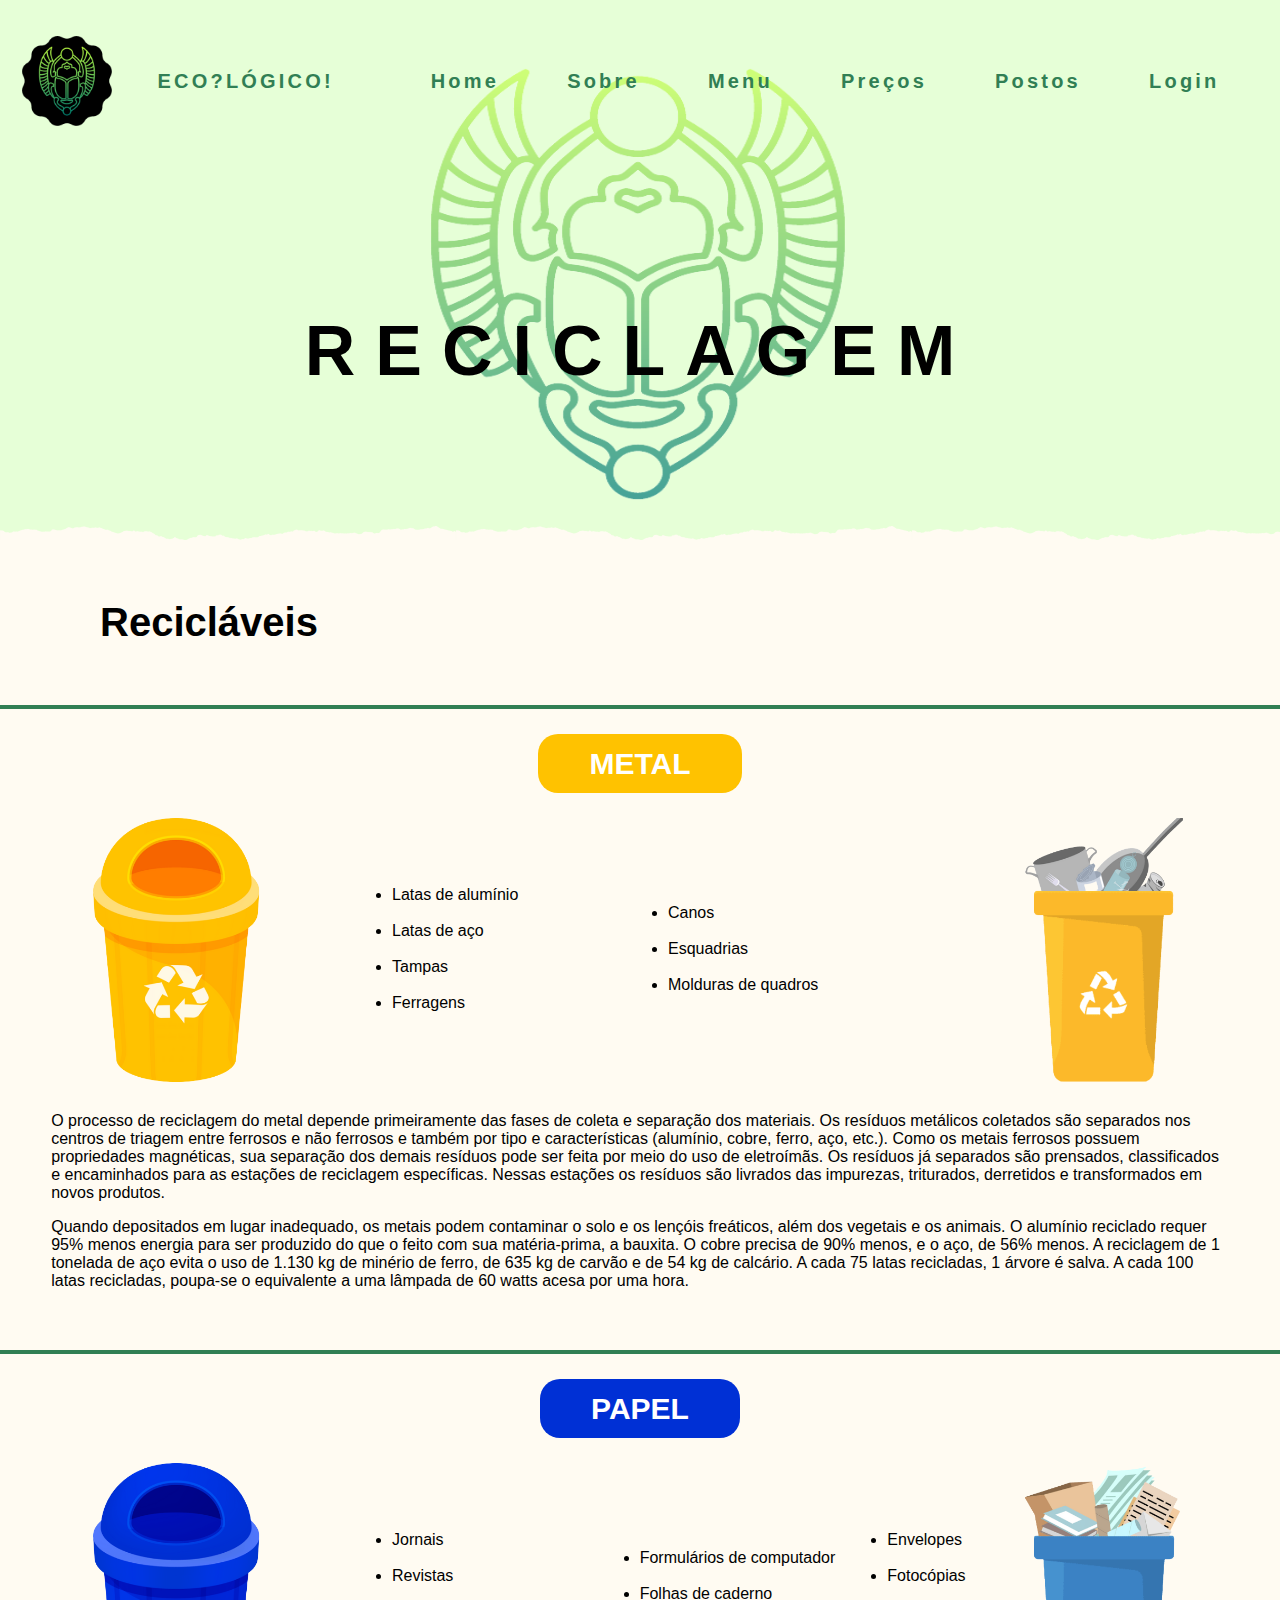
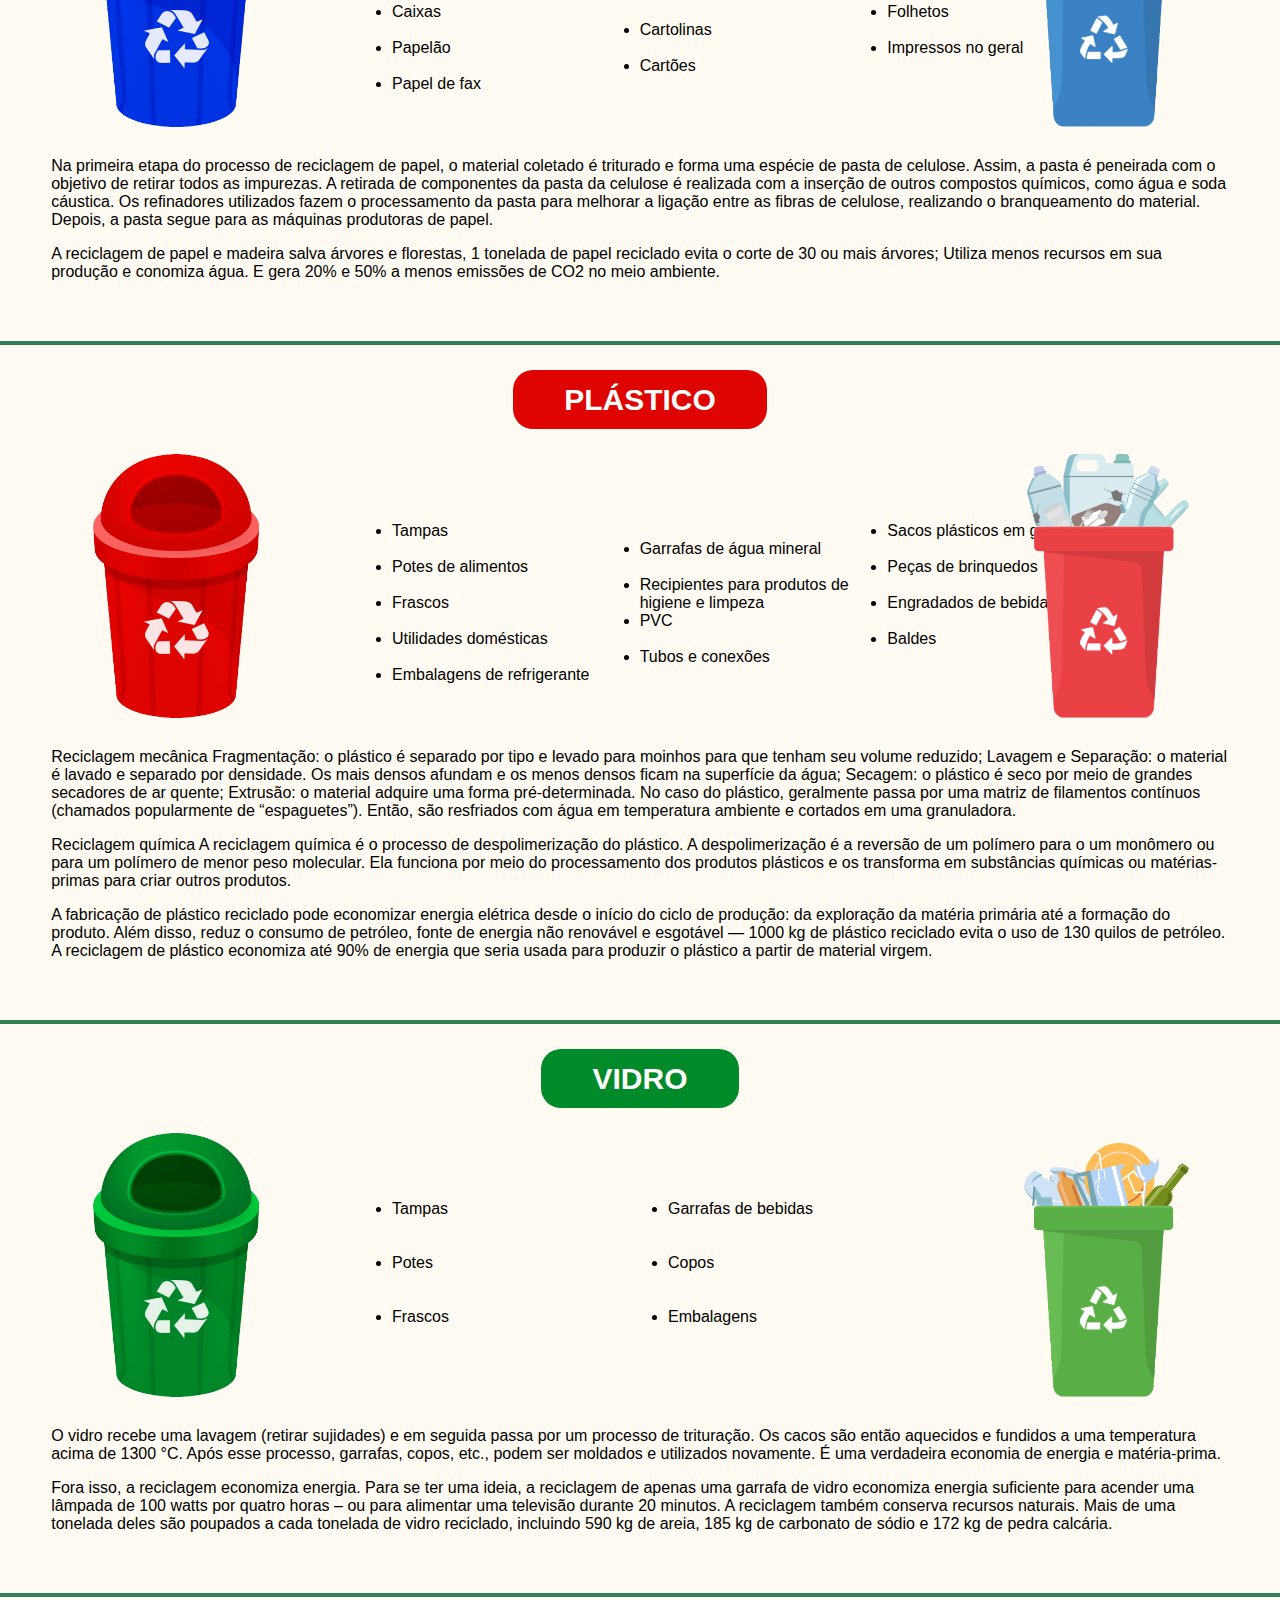
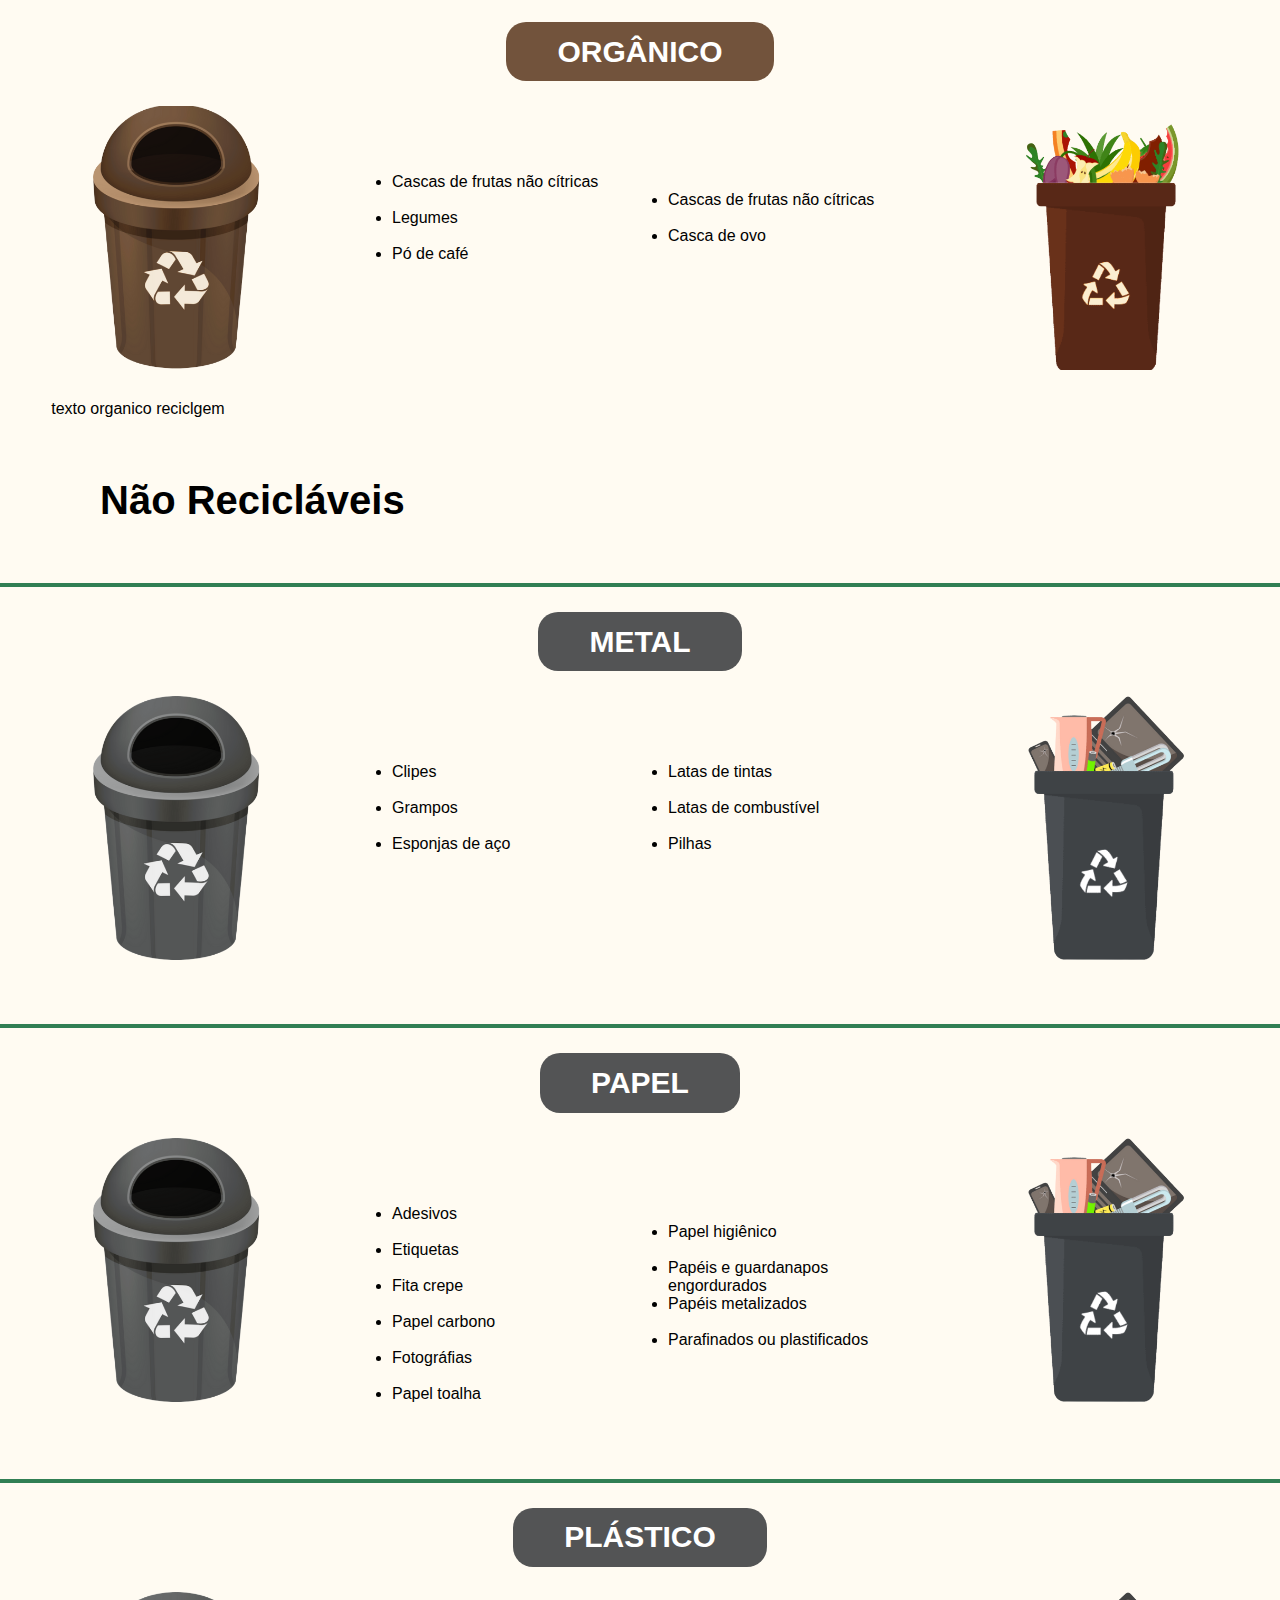
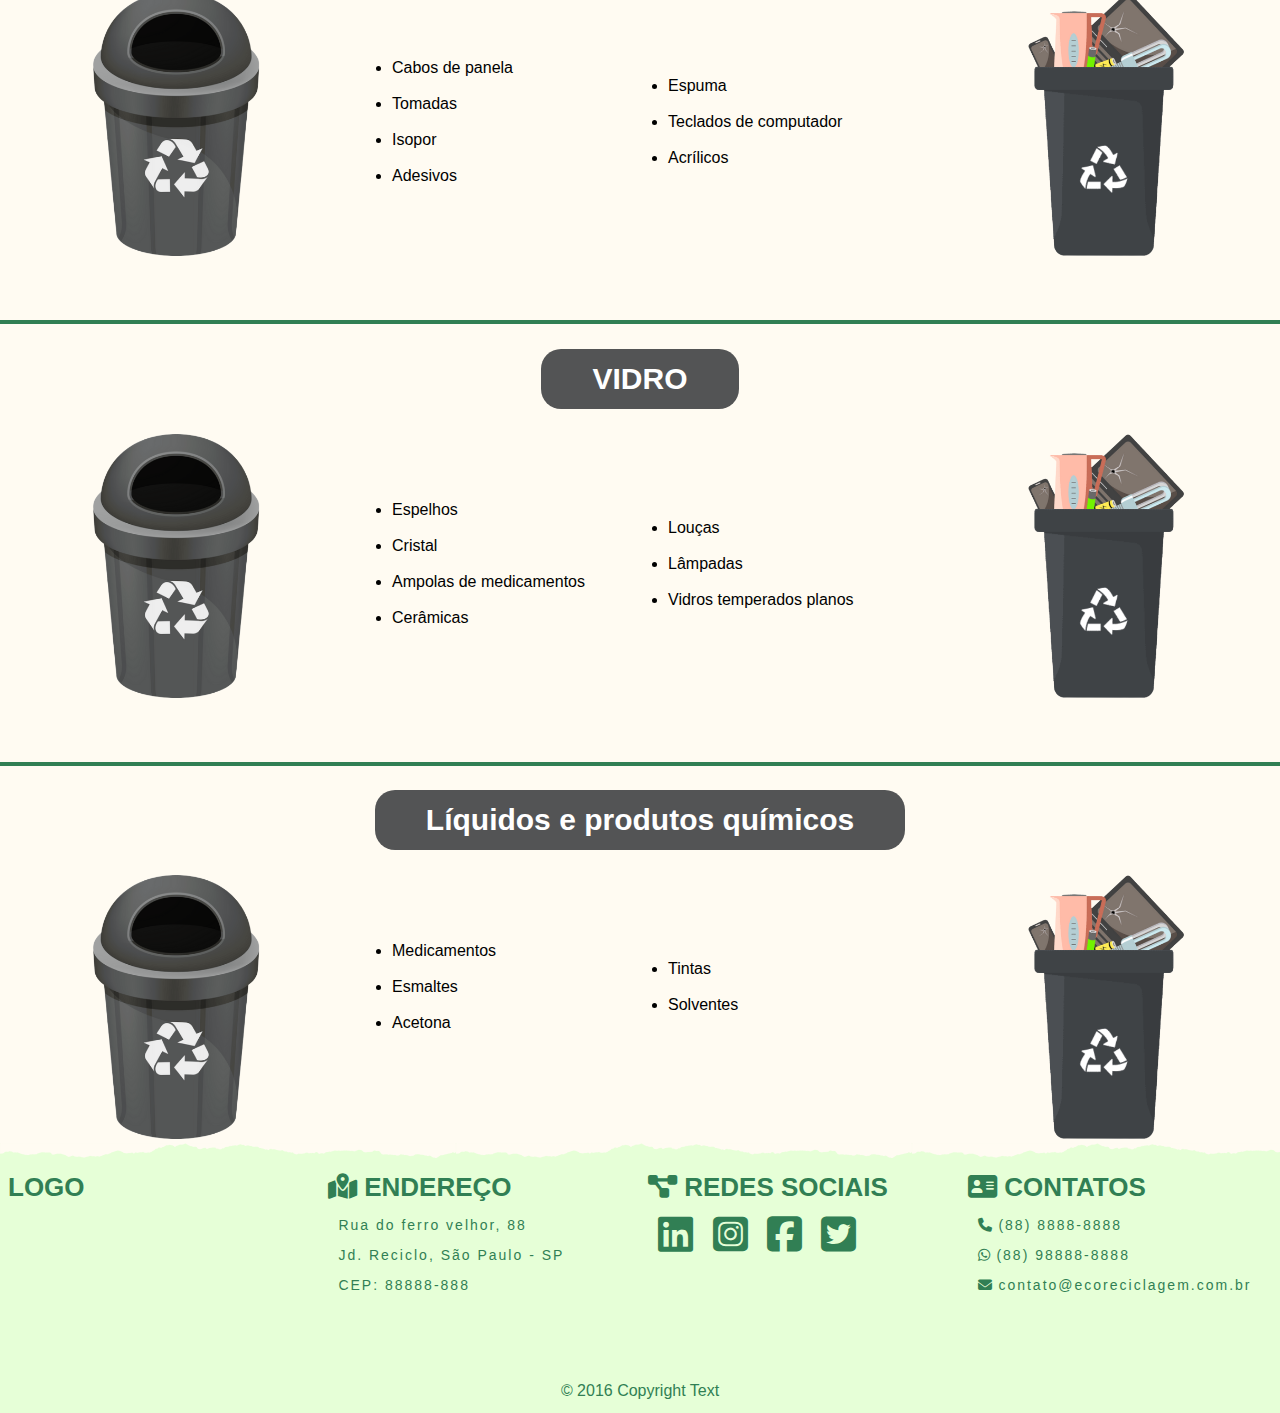
<file: reciclagem.html>
<!DOCTYPE html>
<html lang="pt-BR">
<head>
	<meta charset="UTF-8">
	<meta http-equiv="X-UA-Compatible" content="IE=edge">
	<meta name="viewport" content="width=device-width, initial-scale=1.0">
	<title>Eco Reciclagem</title>
	<link rel="stylesheet" href="css/reciclagem.css">
	
	<!-- Font Awesome -->
    <link href="https://cdnjs.cloudflare.com/ajax/libs/font-awesome/6.2.0/css/all.min.css" rel="stylesheet">
	
</head>
<body>

<!-- INI NAV -->
	<div class="nav-menu-banner-index">
		<div class="menu-banner sob-img-nav">
			<div class="menu-list">
				<div class="logo-link">
					<img class="img-link" src="img/logo.png" alt="Image">
					<a href="#" class="menu-item logo">ECO?LÓGICO!</a>
				</div>
				<div class="menu-link">
					<a href="index.html" class="menu-item home">Home</a>
					<a href="sobre.html" class="menu-item sobre">Sobre</a>
						<div class="menu-item-dropdown menu">
							<a href="#" class="menu-item menu">Menu</a>
							<div class="item-dropdown menu">
								<a href="reciclagem.html" class="drop-item reciclagem">Reciclagem</a>
								<a href="#rec-metal" class="drop-item metal">Metal</a>
								<a href="#rec-papel" class="drop-item papel">Papel</a>
								<a href="#rec-plastico" class="drop-item plastico">Plástico</a>
								<a href="#rec-vidro" class="drop-item vidro">Vidro</a>
								<a href="#rec-organico" class="drop-item organico">Orgânico</a>
								<a href="#rec-comun" class="drop-item comum">Comum</a>
							</div>
						</div>
					<a href="preco.html" class="menu-item precos">Preços</a>
					<a href="postos.html" class="menu-item postos">Postos</a>
						<div class="menu-item-dropdown login">
							<a href="#" class="menu-item Login">Login</a>
							<div class="item-dropdown login">
								<a href="login.html" class="drop-item acesso">Acesso</a>
								<a href="cadastro.html" class="drop-item cadastro">Cadastro</a>
							</div>
						</div>
				</div>
			</div>
			<div class="txt-banner-index">
				<h1 class="txt-l2">RECICLAGEM</h1>
			</div>
		</div>
		<img class="img-nav" src="img/nav-1.png" alt="Image">
	</div>
<!-- FIM NAV -->

<!-- INI SECTION -->
	<!-- CADASTRO INI -->
	<div class="cont-section rec">
		<div class="title-rec 1">
			<h1>Recicláveis</h1>
		</div>
		<!-- METAL -->
		<div class="txt-cont rec">
			<div class="cont-title" id="rec-metal">
				<h2 class="title-txt metal">METAL</h2>
			</div>
			<div class="cont-rec-grp">
				<div class="cont-rec-img">
					<img class="img-lx metal" src="img/ico_lx_metal.png" alt="Image">
				</div>
				<div class="cont-rec-lst">
					<ul class="rec-list metal">
					    <li> Latas de alumínio</li>
					    <li> Latas de aço</li>
					    <li> Tampas</li>
					    <li> Ferragens</li>
					    <li> Canos</li>
					    <li> Esquadrias</li>
					    <li> Molduras de quadros</li>
					</ul>
				</div>
				<div class="cont-rec-img">
					<img class="img-lx metal" src="img/ico_lx_metal2.png" alt="Image">
				</div>
			</div>
			<div class="cont-rec-txt">
				<p>
					O processo de reciclagem do metal depende primeiramente das fases de coleta e separação dos materiais. Os resíduos metálicos coletados são separados nos centros de triagem entre ferrosos e não ferrosos e também por tipo e características (alumínio, cobre, ferro, aço, etc.). Como os metais ferrosos possuem propriedades magnéticas, sua separação dos demais resíduos pode ser feita por meio do uso de eletroímãs. Os resíduos já separados são prensados, classificados e encaminhados para as estações de reciclagem específicas. Nessas estações os resíduos são livrados das impurezas, triturados, derretidos e transformados em novos produtos.
				</p>
				<p>
					Quando depositados em lugar inadequado, os metais podem contaminar o solo e os lençóis freáticos, além dos vegetais e os animais.
					O alumínio reciclado requer 95% menos energia para ser produzido do que o feito com sua matéria-prima, a bauxita. O cobre precisa de 90% menos, e o aço, de 56% menos. A reciclagem de 1 tonelada de aço evita o uso de 1.130 kg de minério de ferro, de 635 kg de carvão e de 54 kg de calcário.
					A cada 75 latas recicladas, 1 árvore é salva. A cada 100 latas recicladas, poupa-se o equivalente a uma lâmpada de 60 watts acesa por uma hora.
				</p>
			</div>	
		</div>
		<!-- PAPEL -->
		<div class="txt-cont rec">
			<div class="cont-title"  id="rec-papel">
				<h2 class="title-txt papel">PAPEL</h2>
			</div>
			<div class="cont-rec-grp">
				<div class="cont-rec-img">
					<img class="img-lx papel" src="img/ico_lx_papel.png" alt="Image">
				</div>
				<div class="cont-rec-lst">
					<ul class="rec-list papel">
					  <li> Jornais</li>
					  <li> Revistas</li>
					  <li> Caixas</li>
					  <li> Papelão</li>
					  <li> Papel de fax</li>
					  <li> Formulários de computador</li>
					  <li> Folhas de caderno</li>
					  <li> Cartolinas</li>
					  <li> Cartões</li>
					  <li> Envelopes</li>
					  <li> Fotocópias</li>
					  <li> Folhetos</li>
					  <li> Impressos no geral</li>
					</ul>
				</div>
				<div class="cont-rec-img">
					<img class="img-lx papel" src="img/ico_lx_papel2.png" alt="Image">
				</div>
			</div>
			<div class="cont-rec-txt">
				<p>
					Na primeira etapa do processo de reciclagem de papel, o material coletado é triturado e forma uma espécie de pasta de celulose. Assim, a pasta é peneirada com o objetivo de retirar todos as impurezas.
					A retirada de componentes da pasta da celulose é realizada com a inserção de outros compostos químicos, como água e soda cáustica. Os refinadores utilizados fazem o processamento da pasta para melhorar a ligação entre as fibras de celulose, realizando o branqueamento do material. Depois, a pasta segue para as máquinas produtoras de papel.
				</p>
				<p>
					A reciclagem de papel e madeira salva árvores e florestas, 1 tonelada de papel reciclado evita o corte de 30 ou mais árvores;
					Utiliza menos recursos em sua produção e conomiza água. E gera 20% e 50% a menos emissões de CO2 no meio ambiente.
				</p>
			</div>	
		</div>
		<!-- PLÁSTICO -->
		<div class="txt-cont rec">
			<div class="cont-title"  id="rec-plastico">
				<h2 class="title-txt plastico">PLÁSTICO</h2>
			</div>
			<div class="cont-rec-grp">
				<div class="cont-rec-img">
					<img class="img-lx plastico" src="img/ico_lx_plastico.png" alt="Image">
				</div>
				<div class="cont-rec-lst">
					<ul class="rec-list plastico">
					  <li> Tampas</li>
					  <li> Potes de alimentos</li>
					  <li> Frascos</li>
					  <li> Utilidades domésticas</li>
					  <li> Embalagens de refrigerante</li>
					  <li> Garrafas de água mineral</li>
					  <li> Recipientes para produtos de higiene e limpeza</li>
					  <li> PVC</li>
					  <li> Tubos e conexões</li>
					  <li> Sacos plásticos em geral</li>
					  <li> Peças de brinquedos </li>
					  <li> Engradados de bebidas</li>
					  <li> Baldes</li>
					</ul>
				</div>
				<div class="cont-rec-img">
					<img class="img-lx plastico" src="img/ico_lx_plastico2.png" alt="Image">
				</div>
			</div>
			<div class="cont-rec-txt">
				<p>
					Reciclagem mecânica

					Fragmentação: o plástico é separado por tipo e levado para moinhos para que tenham seu volume reduzido;
					Lavagem e Separação: o material é lavado e separado por densidade. Os mais densos afundam e os menos densos ficam na superfície da água;
					Secagem: o plástico é seco por meio de grandes secadores de ar quente;
					Extrusão: o material adquire uma forma pré-determinada. No caso do plástico, geralmente passa por uma matriz de filamentos contínuos (chamados popularmente de “espaguetes”). Então, são resfriados com água em temperatura ambiente e cortados em uma granuladora.
				</p>
				<p>
					Reciclagem química

					A reciclagem química é o processo de despolimerização do plástico. A despolimerização é a reversão de um polímero para o um monômero ou para um polímero de menor peso molecular. Ela funciona por meio do processamento dos produtos plásticos e os transforma em substâncias químicas ou matérias-primas para criar outros produtos.
				</p>
				<p>
					A fabricação de plástico reciclado pode economizar energia elétrica desde o início do ciclo de produção: da exploração da matéria primária até a formação do produto. Além disso, reduz o consumo de petróleo, fonte de energia não renovável e esgotável — 1000 kg de plástico reciclado evita o uso de 130 quilos de petróleo.

					A reciclagem de plástico economiza até 90% de energia que seria usada para produzir o plástico a partir de material virgem.
				</p>
			</div>	
		</div>
		<!-- VIDRO -->
		<div class="txt-cont rec">
			<div class="cont-title"  id="rec-vidro">
				<h2 class="title-txt vidro">VIDRO</h2>
			</div>
			<div class="cont-rec-grp">
				<div class="cont-rec-img">
					<img class="img-lx vidro" src="img/ico_lx_vidro.png" alt="Image">
				</div>
				<div class="cont-rec-lst">
					<ul class="rec-list vidro">
					  <li> Tampas</li><br>
					  <li> Potes</li><br>
					  <li> Frascos</li><br>
					  <li> Garrafas de bebidas</li><br>
					  <li> Copos</li><br>
					  <li> Embalagens</li><br>
					</ul>
				</div>
				<div class="cont-rec-img">
					<img class="img-lx vidro" src="img/ico_lx_vidro2.png" alt="Image">
				</div>
			</div>
			<div class="cont-rec-txt">
				<p>
					O vidro recebe uma lavagem (retirar sujidades) e em seguida passa por um processo de trituração. Os cacos são então aquecidos e fundidos a uma temperatura acima de 1300 °C. Após esse processo, garrafas, copos, etc., podem ser moldados e utilizados novamente. É uma verdadeira economia de energia e matéria-prima.
				</p>
				<p>
					Fora isso, a reciclagem economiza energia. Para se ter uma ideia, a reciclagem de apenas uma garrafa de vidro economiza energia suficiente para acender uma lâmpada de 100 watts por quatro horas – ou para alimentar uma televisão durante 20 minutos.
					A reciclagem também conserva recursos naturais. Mais de uma tonelada deles são poupados a cada tonelada de vidro reciclado, incluindo 590 kg de areia, 185 kg de carbonato de sódio e 172 kg de pedra calcária.
				</p>
			</div>	
		</div>
		<!-- ORGÂNICO -->
		<div class="txt-cont rec">
			<div class="cont-title"  id="rec-organico">
				<h2 class="title-txt organico">ORGÂNICO</h2>
			</div>
			<div class="cont-rec-grp">
				<div class="cont-rec-img">
					<img class="img-lx organico" src="img/ico_lx_organico.png" alt="Image">
				</div>
				<div class="cont-rec-lst">
					<ul class="rec-list organico">
						<li> Cascas de frutas não cítricas</li>
						<li> Legumes</li>
						<li> Pó de café</li>
						<li> Cascas de frutas não cítricas</li>
						<li> Casca de ovo</li>
					</ul>
				</div>
				<div class="cont-rec-img">
					<img class="img-lx organico" src="img/ico_lx_organico2.png" alt="Image">
				</div>
			</div>
			<div class="cont-rec-txt">
				<p>
					texto organico reciclgem
				</p>
			</div>	
		</div>
		<div class="title-rec 2">
			<h1>Não Recicláveis</h1>
		</div>
		<!-- METAL -->
		<div class="txt-cont rec">
			<div class="cont-title" id="rec-comun">
				<h2 class="title-txt comum">METAL</h2>
			</div>
			<div class="cont-rec-grp">
				<div class="cont-rec-img">
					<img class="img-lx comum" src="img/ico_lx_comum.png" alt="Image">
				</div>
				<div class="cont-rec-lst">
					<ul class="rec-list comum">
					    <li> Clipes</li>
					    <li> Grampos</li>
					    <li> Esponjas de aço</li>
					    <li> Latas de tintas</li>
					    <li> Latas de combustível</li>
					    <li> Pilhas</li>
					</ul>
				</div>
				<div class="cont-rec-img">
					<img class="img-lx comum" src="img/ico_lx_comum2.png" alt="Image">
				</div>
			</div>	
		</div>
		<!-- PAPEL -->
		<div class="txt-cont rec">
			<div class="cont-title">
				<h2 class="title-txt comum">PAPEL</h2>
			</div>
			<div class="cont-rec-grp">
				<div class="cont-rec-img">
					<img class="img-lx comum" src="img/ico_lx_comum.png" alt="Image">
				</div>
				<div class="cont-rec-lst">
					<ul class="rec-list comum">
						<li> Adesivos</li>
						<li> Etiquetas</li>
						<li> Fita crepe</li>
						<li> Papel carbono </li>
						<li> Fotográfias</li>
						<li> Papel toalha</li>
						<li> Papel higiênico</li>
						<li> Papéis e guardanapos engordurados</li>
						<li> Papéis metalizados</li>
						<li> Parafinados ou plastificados</li><br>
					</ul>
				</div>
				<div class="cont-rec-img">
					<img class="img-lx comum" src="img/ico_lx_comum2.png" alt="Image">
				</div>
			</div>
		</div>
		<!-- PLÁSTICO -->
		<div class="txt-cont rec">
			<div class="cont-title">
				<h2 class="title-txt comum">PLÁSTICO</h2>
			</div>
			<div class="cont-rec-grp">
				<div class="cont-rec-img">
					<img class="img-lx comum" src="img/ico_lx_comum.png" alt="Image">
				</div>
				<div class="cont-rec-lst">
					<ul class="rec-list comum">
					    <li> Cabos de panela</li>
					    <li> Tomadas</li>
					    <li> Isopor</li>
					    <li> Adesivos</li>
					    <li> Espuma</li>
					    <li> Teclados de computador</li>
					    <li> Acrílicos</li>
					</ul>
				</div>
				<div class="cont-rec-img">
					<img class="img-lx comum" src="img/ico_lx_comum2.png" alt="Image">
				</div>
			</div>
		</div>
		<!-- VIDRO -->
		<div class="txt-cont rec">
			<div class="cont-title">
				<h2 class="title-txt comum">VIDRO</h2>
			</div>
			<div class="cont-rec-grp">
				<div class="cont-rec-img">
					<img class="img-lx comum" src="img/ico_lx_comum.png" alt="Image">
				</div>
				<div class="cont-rec-lst">
					<ul class="rec-list comum">
					    <li> Espelhos</li>
					    <li> Cristal</li>
					    <li> Ampolas de medicamentos</li>
					    <li> Cerâmicas</li>
					    <li> Louças</li>
					    <li> Lâmpadas</li>
					    <li> Vidros temperados planos</li>
					</ul>
				</div>
				<div class="cont-rec-img">
					<img class="img-lx comum" src="img/ico_lx_comum2.png" alt="Image">
				</div>
			</div>
		</div>
		<!-- COMUM -->
		<div class="txt-cont rec">
			<div class="cont-title">
				<h2 class="title-txt comum">Líquidos e produtos químicos</h2>
			</div>
			<div class="cont-rec-grp">
				<div class="cont-rec-img">
					<img class="img-lx comum" src="img/ico_lx_comum.png" alt="Image">
				</div>
				<div class="cont-rec-lst">
					<ul class="rec-list comum">
					  <li> Medicamentos</li>
					  <li> Esmaltes</li>
					  <li> Acetona</li>
					  <li> Tintas</li>
					  <li> Solventes</li>
					</ul>
				</div>
				<div class="cont-rec-img">
					<img class="img-lx comum" src="img/ico_lx_comum2.png" alt="Image">
				</div>
			</div>
		</div>
	<!-- CADASTRO Fim-->
<!-- FIM SECTION -->

<!-- INI FOOTER -->
	<div class="footer-banner">
		<div class ="ftr-bnr-inf sob-img-footer">
			<div class="ftr-inf">
				<div class="list-inf logo">
					<h4 class="inf-title end">logo</h4>
				</div>
				<div class="list-inf end">
					<h4 class="inf-title end">
						<i class="fa-solid fa-map-location-dot"></i>
						endereço
					</h4>
					<div class="inf-txt end">
						<p>Rua do ferro velhor, 88</p>
						<p>Jd. Reciclo, São Paulo - SP</p>
						<p>CEP: 88888-888</p>
					</div>
				</div>
				<div class="list-inf red">
					<h4 class="inf-title red">
						<i class="fa-solid fa-diagram-project"></i>
						redes sociais
					</h4>
					<div class="inf-txt red">
						<a href="index.html" class="link-red lkd"><i class="fa-brands fa-linkedin inf-ico"></i></a>
						<a href="index.html" class="link-red itg"><i class="fa-brands fa-square-instagram inf-ico"></i></a>
						<a href="index.html" class="link-red fcb"><i class="fa-brands fa-square-facebook inf-ico"></i></a>
						<a href="index.html" class="link-red twt"><i class="fa-brands fa-square-twitter inf-ico"></i></a>
					</div>
				</div>
				<div class="list-inf con">
					<h4 class="inf-title con">
						<i class="fa-solid fa-address-card"></i>
						contatos
					</h4>
					<div class="inf-txt con">
						<p class="con-txt"><i class="fa-solid fa-phone inf-ico"></i>(88) 8888-8888</p>
						<p class="con-txt"><i class="fa-brands fa-whatsapp inf-ico"></i>(88) 98888-8888</p>
						<p class="con-txt"><i class="fa-solid fa-envelope inf-ico"></i>contato@ecoreciclagem.com.br</p>
					</div>
				</div>
			</div>
			<div class="footer-corp">
				<p class="corp-txt">© 2016 Copyright Text </p>
			</div>
		</div>
	</div>
<!-- FIM FOOTER -->
</body>
</html>
</file>
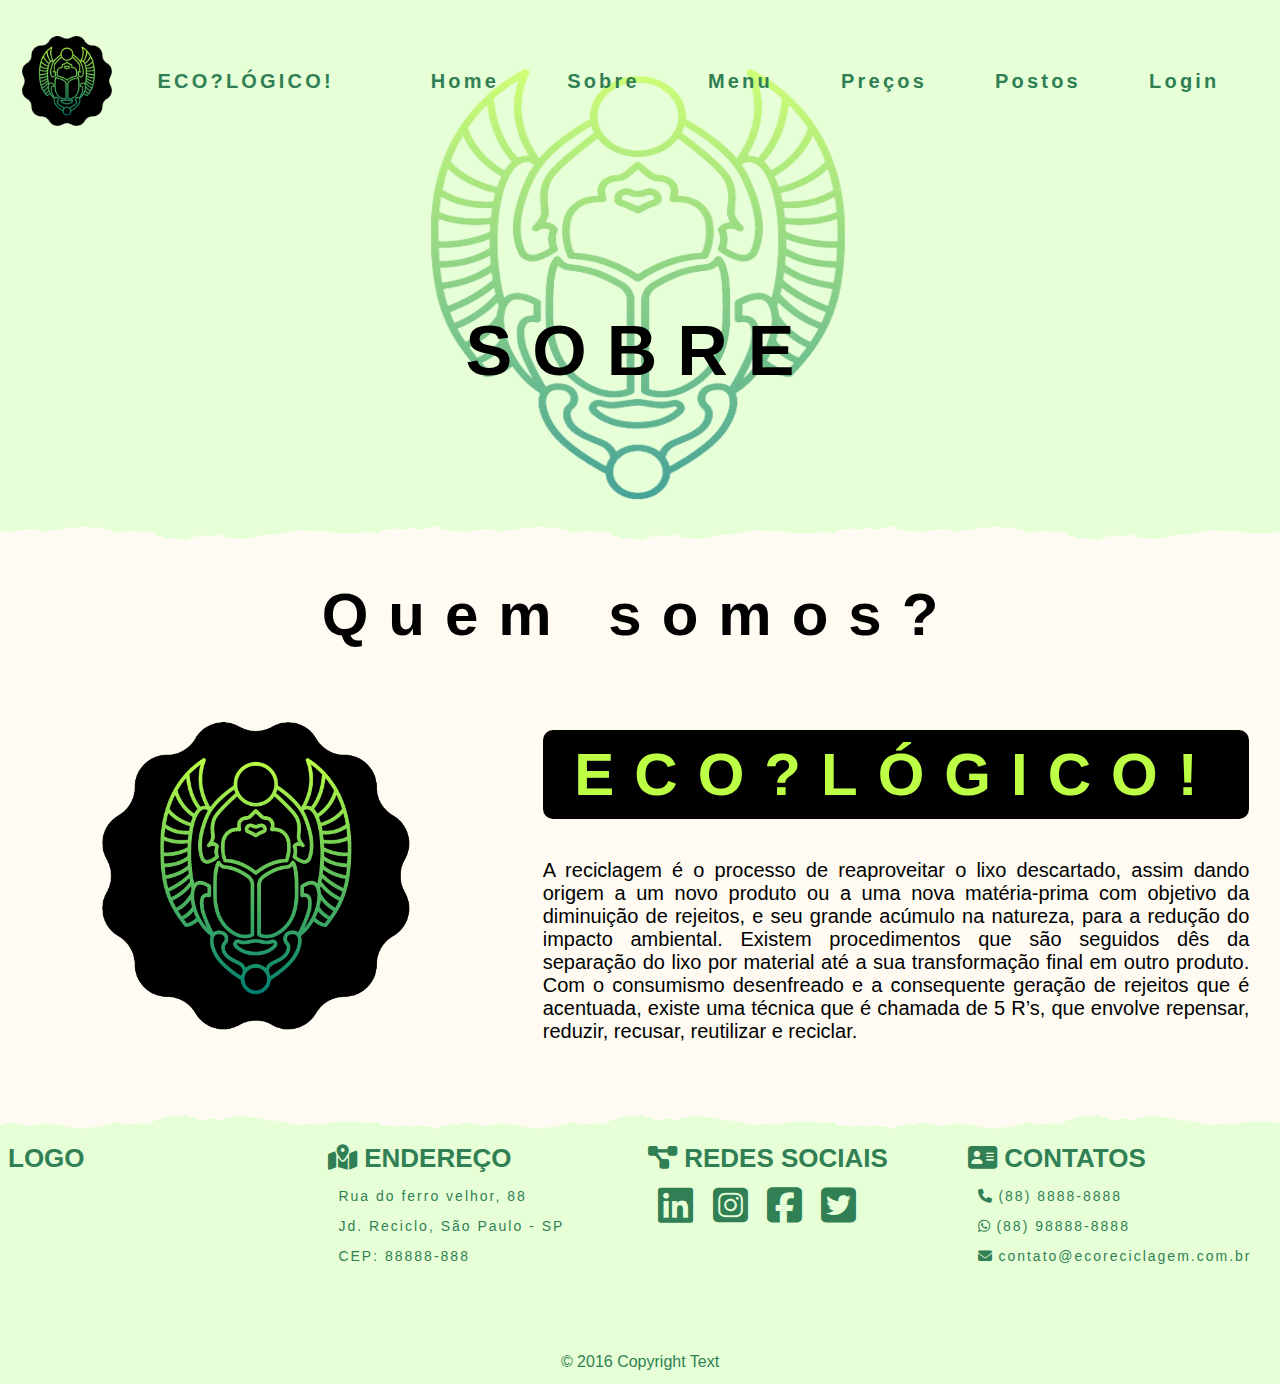
<file: sobre.html>
<!DOCTYPE html>
<html lang="pt-BR">
<head>
	<meta charset="UTF-8">
	<meta http-equiv="X-UA-Compatible" content="IE=edge">
	<meta name="viewport" content="width=device-width, initial-scale=1.0">
	<title>ECO?LÓGICO!</title>
	<link rel="stylesheet" href="css/sobre.css">
	
	<!-- Font Awesome -->
    <link href="https://cdnjs.cloudflare.com/ajax/libs/font-awesome/6.2.0/css/all.min.css" rel="stylesheet">
	
</head>
<body>

<!-- INI NAV -->
	<div class="nav-menu-banner-index">
		<div class="menu-banner sob-img-nav">
			<div class="menu-list">
				<div class="logo-link">
					<img class="img-link" src="img/logo.png" alt="Image">
					<a href="#" class="menu-item logo">ECO?LÓGICO!</a>
				</div>
				<div class="menu-link">
					<a href="index.html" class="menu-item home">Home</a>
					<a href="sobre.html" class="menu-item sobre">Sobre</a>
						<div class="menu-item-dropdown menu">
							<a href="#" class="menu-item menu">Menu</a>
							<div class="item-dropdown menu">
								<a href="reciclagem.html" class="drop-item reciclagem">Reciclagem</a>
								<a href="reciclagem.html#rec-metal" class="drop-item metal">Metal</a>
								<a href="reciclagem.html#rec-papel" class="drop-item papel">Papel</a>
								<a href="reciclagem.html#rec-plastico" class="drop-item plastico">Plástico</a>
								<a href="reciclagem.html#rec-vidro" class="drop-item vidro">Vidro</a>
								<a href="reciclagem.html#rec-organico" class="drop-item organico">Orgânico</a>
								<a href="reciclagem.html#rec-comun" class="drop-item comum">Comum</a>
							</div>
						</div>
					<a href="preco.html" class="menu-item precos">Preços</a>
					<a href="postos.html" class="menu-item postos">Postos</a>
						<div class="menu-item-dropdown login">
							<a href="#" class="menu-item Login">Login</a>
							<div class="item-dropdown login">
								<a href="login.html" class="drop-item acesso">Acesso</a>
								<a href="cadastro.html" class="drop-item cadastro">Cadastro</a>
							</div>
						</div>
				</div>
			</div>
			<div class="txt-banner-index">
				<h1 class="txt-l2">SOBRE</h1>
			</div>
		</div>
		<img class="img-nav" src="img/nav-1.png" alt="Image">
	</div>
<!-- FIM NAV -->

<!-- INI SECTION -->
	<!-- HOME INI -->
	<div class="cont-section home">
		
		<div class="title-sob">
			<h1 class="txt-title reciclagem">Quem somos?</h1>
		</div>

		<div class="cont-grp">
			<div class="cont-grp-img-txt">
				<div class="cont-img">
					<img class="img" src="img/logo.png" alt="Image">
				</div>
				<div class="cont-grp-ttl-txt">
					<div class="cont-ttl sob">
						<h1 class="txt-ttl">ECO?LÓGICO!</h1>
					</div>
					<div class="cont-txt sob">
						<p>
						A reciclagem é o processo de reaproveitar o lixo descartado, assim dando origem a um novo produto ou a uma nova matéria-prima com objetivo da diminuição de rejeitos, e seu grande acúmulo na natureza, para a redução do impacto ambiental. Existem procedimentos que são seguidos dês da separação do lixo por material até a sua transformação final em outro produto.
						Com o consumismo desenfreado e a consequente geração de rejeitos que é acentuada, existe uma técnica que é chamada de 5 R’s, que envolve repensar, reduzir, recusar, reutilizar e reciclar.
						</p>
					</div>
				</div>
			</div>
		</div>

	</div>
	<!-- HOME Fim-->
<!-- FIM SECTION -->

<!-- INI FOOTER -->
	<div class="footer-banner">
		<div class ="ftr-bnr-inf sob-img-footer">
			<div class="ftr-inf">
				<div class="list-inf logo">
					<h4 class="inf-title end">logo</h4>
				</div>
				<div class="list-inf end">
					<h4 class="inf-title end">
						<i class="fa-solid fa-map-location-dot"></i>
						endereço
					</h4>
					<div class="inf-txt end">
						<p>Rua do ferro velhor, 88</p>
						<p>Jd. Reciclo, São Paulo - SP</p>
						<p>CEP: 88888-888</p>
					</div>
				</div>
				<div class="list-inf red">
					<h4 class="inf-title red">
						<i class="fa-solid fa-diagram-project"></i>
						redes sociais
					</h4>
					<div class="inf-txt red">
						<a href="index.html" class="link-red lkd"><i class="fa-brands fa-linkedin inf-ico"></i></a>
						<a href="index.html" class="link-red itg"><i class="fa-brands fa-square-instagram inf-ico"></i></a>
						<a href="index.html" class="link-red fcb"><i class="fa-brands fa-square-facebook inf-ico"></i></a>
						<a href="index.html" class="link-red twt"><i class="fa-brands fa-square-twitter inf-ico"></i></a>
					</div>
				</div>
				<div class="list-inf con">
					<h4 class="inf-title con">
						<i class="fa-solid fa-address-card"></i>
						contatos
					</h4>
					<div class="inf-txt con">
						<p class="con-txt"><i class="fa-solid fa-phone inf-ico"></i>(88) 8888-8888</p>
						<p class="con-txt"><i class="fa-brands fa-whatsapp inf-ico"></i>(88) 98888-8888</p>
						<p class="con-txt"><i class="fa-solid fa-envelope inf-ico"></i>contato@ecoreciclagem.com.br</p>
					</div>
				</div>
			</div>
			<div class="footer-corp">
				<p class="corp-txt">© 2016 Copyright Text </p>
			</div>
		</div>
	</div>
<!-- FIM FOOTER -->

</body>
</html>
</file>
<file: css/style.css>
html, body{
    margin: 0;
    padding: 0;
    background-color: #FFFBF2;
    height: 100%;
    font-family: sans-serif;
}

/*************************** NAV ***************************/

.nav-menu-banner-index{
    height: 100%;
    background-color: #e6ffd7;
}
.nav-menu-banner{
    height: 60%;
}

.img-nav{
    width: 60%;
    max-height: 80%;
    margin: 8% 20%;
}

.sob-img-nav::after {
    position: absolute;
    content: "";
    width: 100%;
    height: 15px;
    bottom: -1px;
    background: url(../img/sob-img-nav.png);
}

.menu-banner{
    position: absolute;
    width: 100%;
    height: inherit;
}

.menu-list{
    justify-content: space-around;
    align-items: center;
    letter-spacing: 3.2px;
    display: flex;
    height: 16%;
}

.logo-link{
    width: 28%;
    font-size: 20px;
    display: flex;
    flex-direction: row;
    align-items: center;
    justify-content: space-around;
}

.img-link{
    width: 25%;    
}

.menu-link{
    width: 70%;
    display: flex;
    font-size: 20px;
    align-items: center;
    justify-content: space-evenly;
}

.menu-item{
    padding-left: 14px;
    padding-right: 15px;
    text-decoration: none;
    color: #317f54;
    font-weight: bold;
}

.item-dropdown{
    position: absolute;
    background-color: #fff;
    margin-left: 1%;
    width: 13%;
}

.item-dropdown.login{
    width: 10%;
}

.drop-item{
    text-decoration: none;
    color: #212529;
    display: block;
    text-indent: 6%;
}

.item-dropdown.menu{
   display: none;
}

.item-dropdown.login{
    display: none;
}

.menu-item:hover {
    color: #ff9200;
}

.drop-item:hover{
    background-color: #166f10;
    color: #ff9200;
    font-family: sans-serif;
    font-weight: bold;
 }

.menu-item.menu:focus + .item-dropdown.menu{
    display: block;
}

.item-dropdown.menu:hover{
    display: block;
}

.menu-item.Login:focus + .item-dropdown.login{ 
    display: block;
}

.item-dropdown.login:hover{ 
    display: block;
}

.txt-banner-index{
    display: flex;
    align-items: center;
    height: 84%;
    justify-content: center;
    flex-direction: column;  
}

.txt-banner{
    display: flex;
    align-items: center;
    justify-content: center;
    color: #fff;
    height: 84%;
}

.txt-l1{
    letter-spacing: 25px;
}

.txt-l2{
    font-size: 60px;
    letter-spacing: 20px;
    text-align: center;
    background-color: #000000;
    border-radius: 10px;
    color: #bdff44;
    padding: 10px;
}

.txt-l3{
    letter-spacing: 25px;
}

.txt-title{
    font-size: 60px;
    letter-spacing: 20px;
    text-align: center;
}

.sub-title{
    margin-left: 32px;
    font-size: 22px;
}

/*************************** SECTION ***************************/

.cont-grp-img-txt{
    display: flex;
    flex-direction: row;
    align-items: center;
}

.cont-img{
    width: 40%;
    display: flex;
    align-items: center;
    justify-content: center;
}

.img{
    width: 60%;
}

.txt-rec{
    width: 60%;
    margin: 0% 4%;
    font-size: 20px;
    text-align: justify;
}

/*************************** FOOTER ***************************/

.footer-banner{
    height: 30%;
}

.sob-img-footer::before {
    position: absolute;
    content: "";
    width: 100%;
    height: 15px;
    background: url(../img/sob-img-footer.png);
}

.ftr-bnr-inf{
    width: 100%;
    height: inherit;
    position: absolute;
    color: #317f54;
    background-color: #e6ffd7;
}

.ftr-inf{
    height: 84%;
    display: flex;
    justify-content: space-around;
    align-items: flex-end;
}

.list-inf{
    width: 24%;
    height: 88%;
}

.inf-title{
    font-size: 26px;
    text-transform: uppercase;
    margin: 1.6px;
}

.inf-txt{
    letter-spacing: 2px;
    margin: 10px 12px;
    font-size: 14px;
}

.inf-ico {
    letter-spacing: 6px;
}

.inf-ico:hover, .con-txt:hover, .inf-txt.end:hover{
    color: #ff9200;
}

.inf-txt.red{
    font-size: 40px;
}

.link-red{
    color: #317f54;
}

.footer-corp{
    display: flex;
    height: 16%;
}
.corp-txt{
    margin: auto;
}
</file>
<file: css/cadastro.css>
html, body{
    margin: 0;
    padding: 0;
    background-color: #FFFBF2;
    height: 100%;
    font-family: sans-serif;
}

/*************************** NAV ****************************/

.nav-menu-banner-index{
    height: 60%;
    background-color: #e6ffd7;
    display: flex;
    flex-direction: column;
    align-items: center;
}
.nav-menu-banner{
    height: 60%;
    background-color: #e6ffd7;
}

.img-nav{
    width: 40%;
    height: 80%;
    padding-top: 68px;
}

.sob-img-nav::after {
    position: absolute;
    content: "";
    width: 100%;
    height: 15px;
    bottom: -1px;
    background: url(../img/sob-img-nav.png);
}

.menu-banner{
    position: absolute;
    width: 100%;
    height: inherit;
}

.menu-list{
    justify-content: space-around;
    align-items: center;
    letter-spacing: 0.2rem;
    display: flex;
    height: 30%;
}

.logo-link{
    width: 28%;
    font-size: 20px;
    display: flex;
    flex-direction: row;
    align-items: center;
    justify-content: space-around;
}

.img-link{
    width: 25%;    
}

.menu-link{
    width: 70%;
    display: flex;
    font-size: 20px;
    align-items: center;
    justify-content: space-evenly;
}

.menu-item{
    padding-left: 14px;
    padding-right: 15px;
    text-decoration: none;
    color: #317f54;
    font-weight: bold;
}

.item-dropdown{
    position: absolute;
    background-color: #fff;
    margin-left: 1%;
    width: 13%;
}

.item-dropdown.login{
    width: 10%;
}

.drop-item{
    text-decoration: none;
    color: #212529;
    display: block;
    text-indent: 6%;
}

.item-dropdown.menu{
   display: none;
}

.item-dropdown.login{
    display: none;
}

.menu-item:hover {
    color: #ff9200;
}

.drop-item:hover{
    background-color: #166f10;
    color: #ff9200;
    font-family: sans-serif;
    font-weight: bold;
 }

.menu-item.menu:focus + .item-dropdown.menu{
    display: block;
}

.item-dropdown.menu:hover{
    display: block;
}

.menu-item.Login:focus + .item-dropdown.login{ 
    display: block;
}

.item-dropdown.login:hover{ 
    display: block;
}

.txt-banner-index{
    display: flex;
    align-items: center;
    height: 70%;
    justify-content: center;
    flex-direction: column;
}

.txt-banner{
    display: flex;
    align-items: center;
    height: 70%;
    justify-content: center;
    flex-direction: column;
}

.txt-l2{
    font-size: 70px;
    letter-spacing: 20px;
    text-align: center;
    border-radius: 10px;
    color: #000000;
    padding: 10px;
}

.txt-title{
    font-size: 60px;
    letter-spacing: 20px;
    text-align: center;
}


/*************************** SECTION ****************************/


.frm-fields-cad{
    display: flex;
    flex-direction: column;
    align-items: center;
}

.frm-txt.cad{
    margin-left: 10%;
    letter-spacing: 4px;
    font-size: 35px;
}

.inf-ico-cad{
    font-size: 40px;
    letter-spacing: 10px;
    color: #317f54;
}

.fild-ico-txt{
    display: flex;
    justify-content: center;
    align-items: center;
	width: 50%;
}

.fld-txt{
    width: 100%;
    margin: 1%;
    padding: 10px 20px;
    border-radius: 20px;
    border: 1px solid;
    font-size: 25px;
    color: #317f54;
    text-align: center;
    background-color: #ffffff;
}

.frm-btn.acesso{
    display: flex;
    align-content: center;
    justify-content: center;
    align-items: center;
}

.btn{
    width: 15%;
    margin: 1%;
    padding: 9px 20px;
    border-radius: 16px;
    border: none;
    font-size: 32px;
    color: #ffffff;
    background-color: #317f54;
}

.btn:hover{
    background-color: #ff9200;
    color: white;
    font-family: sans-serif;
    font-weight: bold;
}

.fld-txt:focus{
    background-color: #ffffff;
    color: #000000;
}

.fild-ico-txt:hover .inf-ico-cad{
    color: #ff9200;
}

.fild-ico-txt:hover .fld-txt{
    background-color: #ff9200;
    font-weight: bold;
}


/*************************** FOOTER ****************************/

.footer-banner{
    height: 30%;
}

.sob-img-footer::before {
    position: absolute;
    content: "";
    width: 100%;
    height: 15px;
    background: url(../img/sob-img-footer.png);
}

.ftr-bnr-inf{
    width: 100%;
    height: inherit;
    position: absolute;
    color: #317f54;
    background-color: #e6ffd7;
}

.ftr-inf{
    height: 84%;
    display: flex;
    justify-content: space-around;
    align-items: flex-end;
}

.list-inf{
    width: 24%;
    height: 88%;
}

.inf-title{
    font-size: 26px;
    text-transform: uppercase;
    margin: 0.1rem;
}

.inf-txt{
    letter-spacing: 2px;
    margin: 10px 12px;
    font-size: 14px;
}

.inf-ico {
    letter-spacing: 6px;
}

.inf-ico:hover, .con-txt:hover, .inf-txt.end:hover{
    color: #ff9200;
}

.inf-txt.red{
    font-size: 40px;
}

.link-red{
    color: #317f54;
}

.footer-corp{
    display: flex;
    height: 16%;
}
.corp-txt{
    margin: auto;
}
</file>
<file: css/layout_login.css>
html, body{
    margin: 0;
    padding: 0;
    height: 100%;
    font-family: sans-serif;
}

/* LOGIN */

.login{
    width: 100%;
    height: inherit;
    background-color: green;
    display: flex;
    justify-content: center;
    align-items: center;
}

.img-login{
    width: 100%;
    max-height: 100%;
    display: none;

}

.frm-login{
    background-color: red;
    height: 60%;
    width: 40%;

}

.frm-title{
    height: 20%;
    background-color: white;
}

.frm-fld.acesso{
    height: 40%;
    background-color: blue;
}

.fld-usu{
    height: 50%;
    background-color: yellow;    
}

.fld-pwd{
    height: 50%;
    background-color: red;
}

.frm-btn.acesso{
    height: 40%;
    background-color: #ff9400;
}

.btn-cfm{
    height: 50%;
    background-color: purple

}

.btn-ccl{
    height: 50%;

}
</file>
<file: css/mdl_alert.css>
html, body{
    margin: 0;
    padding: 0;
    height: 100%;
    font-family: sans-serif;
}

/* ALERT */

.alert-body{
    background-color: #061d0ba1;
    position: absolute;
    z-index: 1;
    height: inherit;
    width: 100%;
    display: flex;
    align-items: center;
    justify-content: center;
}

.alert-grp{
    width: 30%;
    background-color: #e6ffd7;
    padding: 1%;
    border-radius: 20px;
    display: flex;
    align-items: center;
    justify-content: center;
    font-family: sans-serif;
}

.alert-ico-ttl-txt{
    position: absolute;
}

.alert-ttl-grp{
    display: flex;
    justify-content: space-evenly;
    align-items: center;
}

.alert-ttl-ico{
    font-size: 100px;
    padding: 10px;
    color: #317f54;
}

.alert-ttl-txt{
    font-size: 50px;
}

.alert-txt-grp{
    font-size: 20px;
    text-align: center;
}

.alert-txt{
    margin: 0;
}

.alert-txt.ln1{
    margin-bottom: 10px;
    font-weight: bold;
    font-size: 30px;
}

.alert-txt.ln3{
    margin-top: 30px;
}

.alert-btn-grp{
    display: flex;
    justify-content: center;
}

.alert-btn.ok{
    width: 50%;
    margin-top: 30px;
    padding: 9px 20px;
    border-radius: 16px;
    border: none;
    font-size: 32px;
    color: #ffffff;
    background-color: #317f54;
}

.alert-img{
    width: 75%;
}
</file>
<file: css/membro.css>
html, body{
    margin: 0;
    padding: 0;
    height: 100%;
    font-family: sans-serif;
}

/**************************** MEMBROS ****************************/

.membro{
    height: inherit;
    background-color: #e6ffd7;
    display: flex;
    align-items: center;
    justify-content: center;
}

.frm-bgd{
    width: 100%;
    height: inherit;
    position: absolute;
    display: flex;
    align-items: center;
    justify-content: center;
    height: 130%;
}

.img-login{
    width: 50%;
    position: absolute;
    height: 90%;
}

.frm-login{
    background-color: #308c3957;
    width: 44%;
    height: 75%;
    border-radius: 56px;
    border: 3px solid;
    border-color: white;
    z-index: 1;
    display: flex;
    flex-direction: column;
    justify-content: center;
}

.frm-title{
    height: 14%;
    display: flex;
    align-content: center;
    justify-content: space-evenly;
    align-items: center;
    font-size: 25px;
    color: #317f54;
    letter-spacing: 20px;
    text-align: center;
}

.frm-fld.acesso {
    height: 30%;
    display: flex;
    justify-content: space-evenly;
    align-items: center;
}

.inf-ico{
    font-size: 40px;
    letter-spacing: 10px;
    color: #317f54;
}

.fld-txt{
    width: 77%;
    padding: 10px 20px;
    border-radius: 20px;
    border: none;
    font-size: 25px;
    color: #317f54;
    text-align: center;
    background-color: #ffffff;
}

.frm-btn.acesso{
    height: 14%;
    display: flex;
    align-content: center;
    justify-content: space-evenly;
    align-items: center;
    margin-bottom: 2%;
}

.btn{
    width: 40%;
    padding: 9px 20px;
    border-radius: 16px;
    border: none;
    font-size: 32px;
    color: #ffffff;
    background-color: #317f54;
}

.btn:hover{
    background-color: #ff9200;
    color: white;
    font-family: sans-serif;
    font-weight: bold;
}

.img-user{
    height: 110px;
    margin-top: -15px
}

.txt-grp{
    margin: 0px 90px;
    font-size: 20px;

}

.txt-type{
    border: none;
    background-color: white;
    width: 100%;
    border-radius: 6px;
}
</file>
<file: css/popup.css>
html, body{
    margin: 0;
    padding: 0;
    height: 100%;
    font-family: sans-serif;
}

/* POPUP */

.alert-cad{
    width: 30%;
    background-color: #f2f2f2;
    padding: 1%;
    border-radius: 20px;
    display: flex;
    align-items: center;
    justify-content: center;
    font-family: sans-serif;
}

.alert-grp{
    position: absolute;
}

.alert-ttl-grp{
    display: flex;
    justify-content: space-evenly;
    align-items: center;
}

.alert-ttl-ico{
    font-size: 100px;
    padding: 10px;
    color: #317f54;
}

.alert-ttl-txt{
    font-size: 50px;
}

.alert-txt-grp{
    font-size: 20px;
    text-align: center;
}

.alert-txt{
    margin: 0;
}

.alert-txt.ln1{
    margin-bottom: 10px;
    font-weight: bold;
    font-size: 30px;
}

.alert-txt.ln3{
    margin-top: 30px;
}

.alert-btn-grp{
    display: flex;
    justify-content: center;
}

.alert-btn.ok{
    width: 50%;
    margin-top: 30px;
    padding: 9px 20px;
    border-radius: 16px;
    border: none;
    font-size: 32px;
    color: #ffffff;
    background-color: #317f54;
}

.alert-img{
    width: 75%;
}
</file>
<file: css/postos.css>
html, body{
    margin: 0;
    padding: 0;
    background-color: #FFFBF2;
    height: 100%;
    font-family: sans-serif;
}

/*************************** NAV ****************************/

.nav-menu-banner-index{
    height: 60%;
    background-color: #e6ffd7;
    display: flex;
    flex-direction: column;
    align-items: center;
}
.nav-menu-banner{
    height: 60%;
    background-color: #e6ffd7;
}

.img-nav{
    width: 40%;
    height: 80%;
    padding-top: 68px;
}

.sob-img-nav::after {
    position: absolute;
    content: "";
    width: 100%;
    height: 15px;
    bottom: -1px;
    background: url(../img/sob-img-nav.png);
}

.menu-banner{
    position: absolute;
    width: 100%;
    height: inherit;
}

.menu-list{
    justify-content: space-around;
    align-items: center;
    letter-spacing: 0.2rem;
    display: flex;
    height: 30%;
}

.logo-link{
    width: 28%;
    font-size: 20px;
    display: flex;
    flex-direction: row;
    align-items: center;
    justify-content: space-around;
}

.img-link{
    width: 25%;    
}

.menu-link{
    width: 70%;
    display: flex;
    font-size: 20px;
    align-items: center;
    justify-content: space-evenly;
}

.menu-item{
    padding-left: 14px;
    padding-right: 15px;
    text-decoration: none;
    color: #317f54;
    font-weight: bold;
}

.item-dropdown{
    position: absolute;
    background-color: #fff;
    margin-left: 1%;
    width: 13%;
}

.item-dropdown.login{
    width: 10%;
}

.drop-item{
    text-decoration: none;
    color: #212529;
    display: block;
    text-indent: 6%;
}

.item-dropdown.menu{
   display: none;
}

.item-dropdown.login{
    display: none;
}

.menu-item:hover {
    color: #ff9200;
}

.drop-item:hover{
    background-color: #166f10;
    color: #ff9200;
    font-family: sans-serif;
    font-weight: bold;
 }

.menu-item.menu:focus + .item-dropdown.menu{
    display: block;
}

.item-dropdown.menu:hover{
    display: block;
}

.menu-item.Login:focus + .item-dropdown.login{ 
    display: block;
}

.item-dropdown.login:hover{ 
    display: block;
}

.txt-banner-index{
    display: flex;
    align-items: center;
    height: 70%;
    justify-content: center;
    flex-direction: column;
}

.txt-banner{
    display: flex;
    align-items: center;
    height: 70%;
    justify-content: center;
    flex-direction: column;
}

.txt-l2{
    font-size: 70px;
    letter-spacing: 20px;
    text-align: center;
    border-radius: 10px;
    color: #000000;
    padding: 10px;
}

.txt-title{
    font-size: 60px;
    letter-spacing: 20px;
    text-align: center;
}



/*************************** SECTION ****************************/

.pst-title{
    text-align: center;
    letter-spacing: 4px;
}

.pst-lst-map{
    height: 60%;
    display: flex;
    flex-direction: row;
    justify-content: space-evenly;
}

.lst-pst{
    width: 20%;
    letter-spacing: 2px;
    font-weight: bold;
}

.lst-title{
    font-size: 26px;
}

.lst-cb{
    -webkit-transform: scale(2);
    margin: 16px;
}

.lst-txt-pst{
    font-size: 18px;
}

.map-txt{
   font-size: 21px;
   font-weight: bold;

}

.pst-map{
    background-color: green;
    width: 76%;
    height: 400px;
}

.map-pst1{
    display: none;
}

.map-pst2{
    display: none;
}

.map-pst3{
    display: none;
}

.list-lbl.uir:hover{
    font-size: 21px;
    font-weight: bold;
    color: #ff9200;
}

.list-lbl.apa:hover{
    font-size: 21px;
    font-weight: bold;
    color: #ff9200;
}

.list-lbl.jeq:hover{
    font-size: 21px;
    font-weight: bold;
    color: #ff9200;
}

.lst-cb.uir:checked + .list-lbl.uir{
    font-size: 21px;
    font-weight: bold;
    color: #ff9200;
}

.lst-cb.apa:checked + .list-lbl.apa{
    font-size: 21px;
    font-weight: bold;
    color: #ff9200;
}

.lst-cb.jeq:checked + .list-lbl.jeq{
    font-size: 21px;
    font-weight: bold;
    color: #ff9200;
}

/*************************** FOOTER ****************************/

.footer-banner{
    height: 30%;
}

.sob-img-footer::before {
    position: absolute;
    content: "";
    width: 100%;
    height: 15px;
    background: url(../img/sob-img-footer.png);
}

.ftr-bnr-inf{
    width: 100%;
    height: inherit;
    position: absolute;
    color: #317f54;
    background-color: #e6ffd7;
}

.ftr-inf{
    height: 84%;
    display: flex;
    justify-content: space-around;
    align-items: flex-end;
}

.list-inf{
    width: 24%;
    height: 88%;
}

.inf-title{
    font-size: 26px;
    text-transform: uppercase;
    margin: 0.1rem;
}

.inf-txt{
    letter-spacing: 2px;
    margin: 10px 12px;
    font-size: 14px;
}

.inf-ico {
    letter-spacing: 6px;
}

.inf-ico:hover, .con-txt:hover, .inf-txt.end:hover{
    color: #ff9200;
}

.inf-txt.red{
    font-size: 40px;
}

.link-red{
    color: #317f54;
}

.footer-corp{
    display: flex;
    height: 16%;
}
.corp-txt{
    margin: auto;
}
</file>
<file: css/preco.css>
html, body{
    margin: 0;
    padding: 0;
    background-color: #FFFBF2;
    height: 100%;
    font-family: sans-serif;
}

/**************************** NAV ****************************/

.nav-menu-banner-index{
    height: 60%;
    background-color: #e6ffd7;
    display: flex;
    flex-direction: column;
    align-items: center;
}
.nav-menu-banner{
    height: 60%;
    background-color: #e6ffd7;
}

.img-nav{
    width: 40%;
    height: 80%;
    padding-top: 68px;
}

.sob-img-nav::after {
    position: absolute;
    content: "";
    width: 100%;
    height: 15px;
    bottom: -1px;
    background: url(../img/sob-img-nav.png);
}

.menu-banner{
    position: absolute;
    width: 100%;
    height: inherit;
}

.menu-list{
    justify-content: space-around;
    align-items: center;
    letter-spacing: 0.2rem;
    display: flex;
    height: 30%;
}

.logo-link{
    width: 28%;
    font-size: 20px;
    display: flex;
    flex-direction: row;
    align-items: center;
    justify-content: space-around;
}

.img-link{
    width: 25%;    
}

.menu-link{
    width: 70%;
    display: flex;
    font-size: 20px;
    align-items: center;
    justify-content: space-evenly;
}

.menu-item{
    padding-left: 14px;
    padding-right: 15px;
    text-decoration: none;
    color: #317f54;
    font-weight: bold;
}

.item-dropdown{
    position: absolute;
    background-color: #fff;
    margin-left: 1%;
    width: 13%;
}

.item-dropdown.login{
    width: 10%;
}

.drop-item{
    text-decoration: none;
    color: #212529;
    display: block;
    text-indent: 6%;
}

.item-dropdown.menu{
   display: none;
}

.item-dropdown.login{
    display: none;
}

.menu-item:hover {
    color: #ff9200;
}

.drop-item:hover{
    background-color: #166f10;
    color: #ff9200;
    font-family: sans-serif;
    font-weight: bold;
 }

.menu-item.menu:focus + .item-dropdown.menu{
    display: block;
}

.item-dropdown.menu:hover{
    display: block;
}

.menu-item.Login:focus + .item-dropdown.login{ 
    display: block;
}

.item-dropdown.login:hover{ 
    display: block;
}

.txt-banner-index{
    display: flex;
    align-items: center;
    height: 70%;
    justify-content: center;
    flex-direction: column;
}

.txt-banner{
    display: flex;
    align-items: center;
    height: 70%;
    justify-content: center;
    flex-direction: column;
}

.txt-l2{
    font-size: 70px;
    letter-spacing: 20px;
    text-align: center;
    border-radius: 10px;
    color: #000000;
    padding: 10px;
}

.txt-title{
    font-size: 60px;
    letter-spacing: 20px;
    text-align: center;
}


/* SECTION */

.cont-section{
    height: 100%;
}
table,
th,
td {
  border: 1px solid #000000;
  text-align: center;
  width: 500px;
  height: 20px;
}

th,
td {
  padding: 0px;
}

tr:nth-child(odd) {
  background: #3F9D61;
  color: white;
}

tr:nth-child(even) {
  background: #2A904F;
  color:  white;
}
/**************************** FOOTER ****************************/

.footer-banner{
    height: 30%;
}

.sob-img-footer::before {
    position: absolute;
    content: "";
    width: 100%;
    height: 15px;
    background: url(../img/sob-img-footer.png);
}

.ftr-bnr-inf{
    width: 100%;
    height: inherit;
    position: absolute;
    color: #317f54;
    background-color: #e6ffd7;
}

.ftr-inf{
    height: 84%;
    display: flex;
    justify-content: space-around;
    align-items: flex-end;
}

.list-inf{
    width: 24%;
    height: 88%;
}

.inf-title{
    font-size: 26px;
    text-transform: uppercase;
    margin: 0.1rem;
}

.inf-txt{
    letter-spacing: 2px;
    margin: 10px 12px;
    font-size: 14px;
}

.inf-ico {
    letter-spacing: 6px;
}

.inf-ico:hover, .con-txt:hover, .inf-txt.end:hover{
    color: #ff9200;
}

.inf-txt.red{
    font-size: 40px;
}

.link-red{
    color: #317f54;
}

.footer-corp{
    display: flex;
    height: 16%;
}
.corp-txt{
    margin: auto;
</file>
<file: css/reciclagem.css>
html, body{
    margin: 0;
    padding: 0;
    background-color: #FFFBF2;
    height: 100%;
    font-family: sans-serif;
}

/*************************** NAV ****************************/

.nav-menu-banner-index{
    height: 60%;
    background-color: #e6ffd7;
    display: flex;
    flex-direction: column;
    align-items: center;
}
.nav-menu-banner{
    height: 60%;
    background-color: #e6ffd7;
}

.img-nav{
    width: 40%;
    height: 80%;
    padding-top: 68px;
}

.sob-img-nav::after {
    position: absolute;
    content: "";
    width: 100%;
    height: 15px;
    bottom: -1px;
    background: url(../img/sob-img-nav.png);
}

.menu-banner{
    position: absolute;
    width: 100%;
    height: inherit;
}

.menu-list{
    justify-content: space-around;
    align-items: center;
    letter-spacing: 0.2rem;
    display: flex;
    height: 30%;
}

.logo-link{
    width: 28%;
    font-size: 20px;
    display: flex;
    flex-direction: row;
    align-items: center;
    justify-content: space-around;
}

.img-link{
    width: 25%;    
}

.menu-link{
    width: 70%;
    display: flex;
    font-size: 20px;
    align-items: center;
    justify-content: space-evenly;
}

.menu-item{
    padding-left: 14px;
    padding-right: 15px;
    text-decoration: none;
    color: #317f54;
    font-weight: bold;
}

.item-dropdown{
    position: absolute;
    background-color: #fff;
    margin-left: 1%;
    width: 13%;
}

.item-dropdown.login{
    width: 10%;
}

.drop-item{
    text-decoration: none;
    color: #212529;
    display: block;
    text-indent: 6%;
}

.item-dropdown.menu{
   display: none;
}

.item-dropdown.login{
    display: none;
}

.menu-item:hover {
    color: #ff9200;
}

.drop-item:hover{
    background-color: #166f10;
    color: #ff9200;
    font-family: sans-serif;
    font-weight: bold;
 }

.menu-item.menu:focus + .item-dropdown.menu{
    display: block;
}

.item-dropdown.menu:hover{
    display: block;
}

.menu-item.Login:focus + .item-dropdown.login{ 
    display: block;
}

.item-dropdown.login:hover{ 
    display: block;
}

.txt-banner-index{
    display: flex;
    align-items: center;
    height: 70%;
    justify-content: center;
    flex-direction: column;
}

.txt-banner{
    display: flex;
    align-items: center;
    height: 70%;
    justify-content: center;
    flex-direction: column;
}

.txt-l2{
    font-size: 70px;
    letter-spacing: 20px;
    text-align: center;
    border-radius: 10px;
    color: #000000;
    padding: 10px;
}

.txt-title{
    font-size: 60px;
    letter-spacing: 20px;
    text-align: center;
}


/*************************** SECTION ****************************/

.cont-rec-grp{
    width: 100%;
    height: 60%;
    display: flex;
    flex-direction: row;
    justify-content: space-evenly;
}

.cont-rec-lst{
    width: 45%;
    margin-top: 4%;
}

.cont-rec-txt{
    margin: 2% 4%;
} 

.img-lx{
    height: 264px;

} 

.cont-title{
    border-top: 4px solid #317f54;
    display: flex;
    justify-content: center;
    margin-top: 60px;
}

.title-txt {
    font-size: 30px;
    text-align: center;
    padding: 1% 4%;
    border-radius: 20px;
    color: white;
}

.title-txt.metal, .btn-rtn-ini.metal{
    background-color: #ffc200;
}

.title-txt.papel, .btn-rtn-ini.papel{
    background-color: #0030d5;
}

.title-txt.plastico, .btn-rtn-ini.plastico{
    background-color: #de0400;
}

.title-txt.vidro, .btn-rtn-ini.vidro{
    background-color: #008a29;
}

.title-txt.organico, .btn-rtn-ini.organico{
    background-color: #72533c;
}

.title-txt.comum, .btn-rtn-ini.comum{
    background-color: #535455;
}

.title-rec{
    font-size: 20px;
    font-family: sans-serif;
    margin: 60px 100px;
}

ul.rec-list.metal, ul.rec-list.vidro, ul.rec-list.organico, ul.rec-list.comum {
  columns: 2;
  -webkit-columns: 2;
  -moz-columns: 2;
}

ul.rec-list.papel, ul.rec-list.plastico {
    columns: 3;
    -webkit-columns: 3;
    -moz-columns: 3;
    height: 170px;
    width: 727px;
}

li{
    height: 36px;
}

.btn-rtn{
    display: flex;
    justify-content: flex-end;
    margin-right: 4%;
}

.btn-rtn-ini{
    width: 6%;
    padding: 9px 20px;
    border-radius: 16px;
    border: none;
    font-size: 16px;
    color: #ffffff;
}

.btn-rtn-ini.metal:hover, .btn-rtn-ini.metal:hover, .btn-rtn-ini.papel:hover, .btn-rtn-ini.plastico:hover, .btn-rtn-ini.vidro:hover, .btn-rtn-ini.organico:hover, .btn-rtn-ini.comum:hover{
    background-color: #317f54;
    color: white;
    font-weight: bold;
}

/*************************** FOOTER ****************************/

.footer-banner{
    height: 30%;
}

.sob-img-footer::before {
    position: absolute;
    content: "";
    width: 100%;
    height: 15px;
    background: url(../img/sob-img-footer.png);
}

.ftr-bnr-inf{
    width: 100%;
    height: inherit;
    position: absolute;
    color: #317f54;
    background-color: #e6ffd7;
}

.ftr-inf{
    height: 84%;
    display: flex;
    justify-content: space-around;
    align-items: flex-end;
}

.list-inf{
    width: 24%;
    height: 88%;
}

.inf-title{
    font-size: 26px;
    text-transform: uppercase;
    margin: 0.1rem;
}

.inf-txt{
    letter-spacing: 2px;
    margin: 10px 12px;
    font-size: 14px;
}

.inf-ico {
    letter-spacing: 6px;
}

.inf-ico:hover, .con-txt:hover, .inf-txt.end:hover{
    color: #ff9200;
}

.inf-txt.red{
    font-size: 40px;
}

.link-red{
    color: #317f54;
}

.footer-corp{
    display: flex;
    height: 16%;
}
.corp-txt{
    margin: auto;
}
</file>
<file: css/sobre.css>
html, body{
    margin: 0;
    padding: 0;
    background-color: #FFFBF2;
    height: 100%;
    font-family: sans-serif;
}

/*************************** NAV ***************************/

.nav-menu-banner-index{
    height: 60%;
    background-color: #e6ffd7;
    display: flex;
    flex-direction: column;
    align-items: center;
}
.nav-menu-banner{
    height: 60%;
    background-color: #e6ffd7;
}

.img-nav{
    width: 40%;
    height: 80%;
    padding-top: 68px;
}

.sob-img-nav::after {
    position: absolute;
    content: "";
    width: 100%;
    height: 15px;
    bottom: -1px;
    background: url(../img/sob-img-nav.png);
}

.menu-banner{
    position: absolute;
    width: 100%;
    height: inherit;
}

.menu-list{
    justify-content: space-around;
    align-items: center;
    letter-spacing: 0.2rem;
    display: flex;
    height: 30%;
}

.logo-link{
    width: 28%;
    font-size: 20px;
    display: flex;
    flex-direction: row;
    align-items: center;
    justify-content: space-around;
}

.img-link{
    width: 25%;    
}

.menu-link{
    width: 70%;
    display: flex;
    font-size: 20px;
    align-items: center;
    justify-content: space-evenly;
}

.menu-item{
    padding-left: 14px;
    padding-right: 15px;
    text-decoration: none;
    color: #317f54;
    font-weight: bold;
}

.item-dropdown{
    position: absolute;
    background-color: #fff;
    margin-left: 1%;
    width: 13%;
}

.item-dropdown.login{
    width: 10%;
}

.drop-item{
    text-decoration: none;
    color: #212529;
    display: block;
    text-indent: 6%;
}

.item-dropdown.menu{
   display: none;
}

.item-dropdown.login{
    display: none;
}

.menu-item:hover {
    color: #ff9200;
}

.drop-item:hover{
    background-color: #166f10;
    color: #ff9200;
    font-family: sans-serif;
    font-weight: bold;
 }

.menu-item.menu:focus + .item-dropdown.menu{
    display: block;
}

.item-dropdown.menu:hover{
    display: block;
}

.menu-item.Login:focus + .item-dropdown.login{ 
    display: block;
}

.item-dropdown.login:hover{ 
    display: block;
}

.txt-banner-index{
    display: flex;
    align-items: center;
    height: 70%;
    justify-content: center;
    flex-direction: column;
}

.txt-banner{
    display: flex;
    align-items: center;
    height: 70%;
    justify-content: center;
    flex-direction: column;
}

.txt-l2{
    font-size: 70px;
    letter-spacing: 20px;
    text-align: center;
    border-radius: 10px;
    color: #000000;
    padding: 10px;
}

.txt-title{
    font-size: 60px;
    letter-spacing: 20px;
    text-align: center;
}

/*************************** SECTION ***************************/

.cont-grp-img-txt{
    display: flex;
    flex-direction: row;
    align-items: center;
    margin-bottom: 4%;
}

.cont-img{
    width: 40%;
    display: flex;
    align-items: center;
    justify-content: center;
}

.img{
    width: 60%;
}

.cont-grp-ttl-txt{
 width: 60%;

}

.cont-ttl{
    padding: 0% 4%;
}

.txt-ttl{
    font-size: 60px;
    letter-spacing: 20px;
    text-align: center;
    background-color: #000000;
    border-radius: 10px;
    color: #bdff44;
    padding: 10px;
}

.cont-txt{
    margin: 0% 4%;
    font-size: 20px;
    text-align: justify;
}

/*************************** FOOTER ***************************/

.footer-banner{
    height: 30%;
}

.sob-img-footer::before {
    position: absolute;
    content: "";
    width: 100%;
    height: 15px;
    background: url(../img/sob-img-footer.png);
}

.ftr-bnr-inf{
    width: 100%;
    height: inherit;
    position: absolute;
    color: #317f54;
    background-color: #e6ffd7;
}

.ftr-inf{
    height: 84%;
    display: flex;
    justify-content: space-around;
    align-items: flex-end;
}

.list-inf{
    width: 24%;
    height: 88%;
}

.inf-title{
    font-size: 26px;
    text-transform: uppercase;
    margin: 0.1rem;
}

.inf-txt{
    letter-spacing: 2px;
    margin: 10px 12px;
    font-size: 14px;
}

.inf-ico {
    letter-spacing: 6px;
}

.inf-ico:hover, .con-txt:hover, .inf-txt.end:hover{
    color: #ff9200;
}

.inf-txt.red{
    font-size: 40px;
}

.link-red{
    color: #317f54;
}

.footer-corp{
    display: flex;
    height: 16%;
}
.corp-txt{
    margin: auto;
}
</file>
